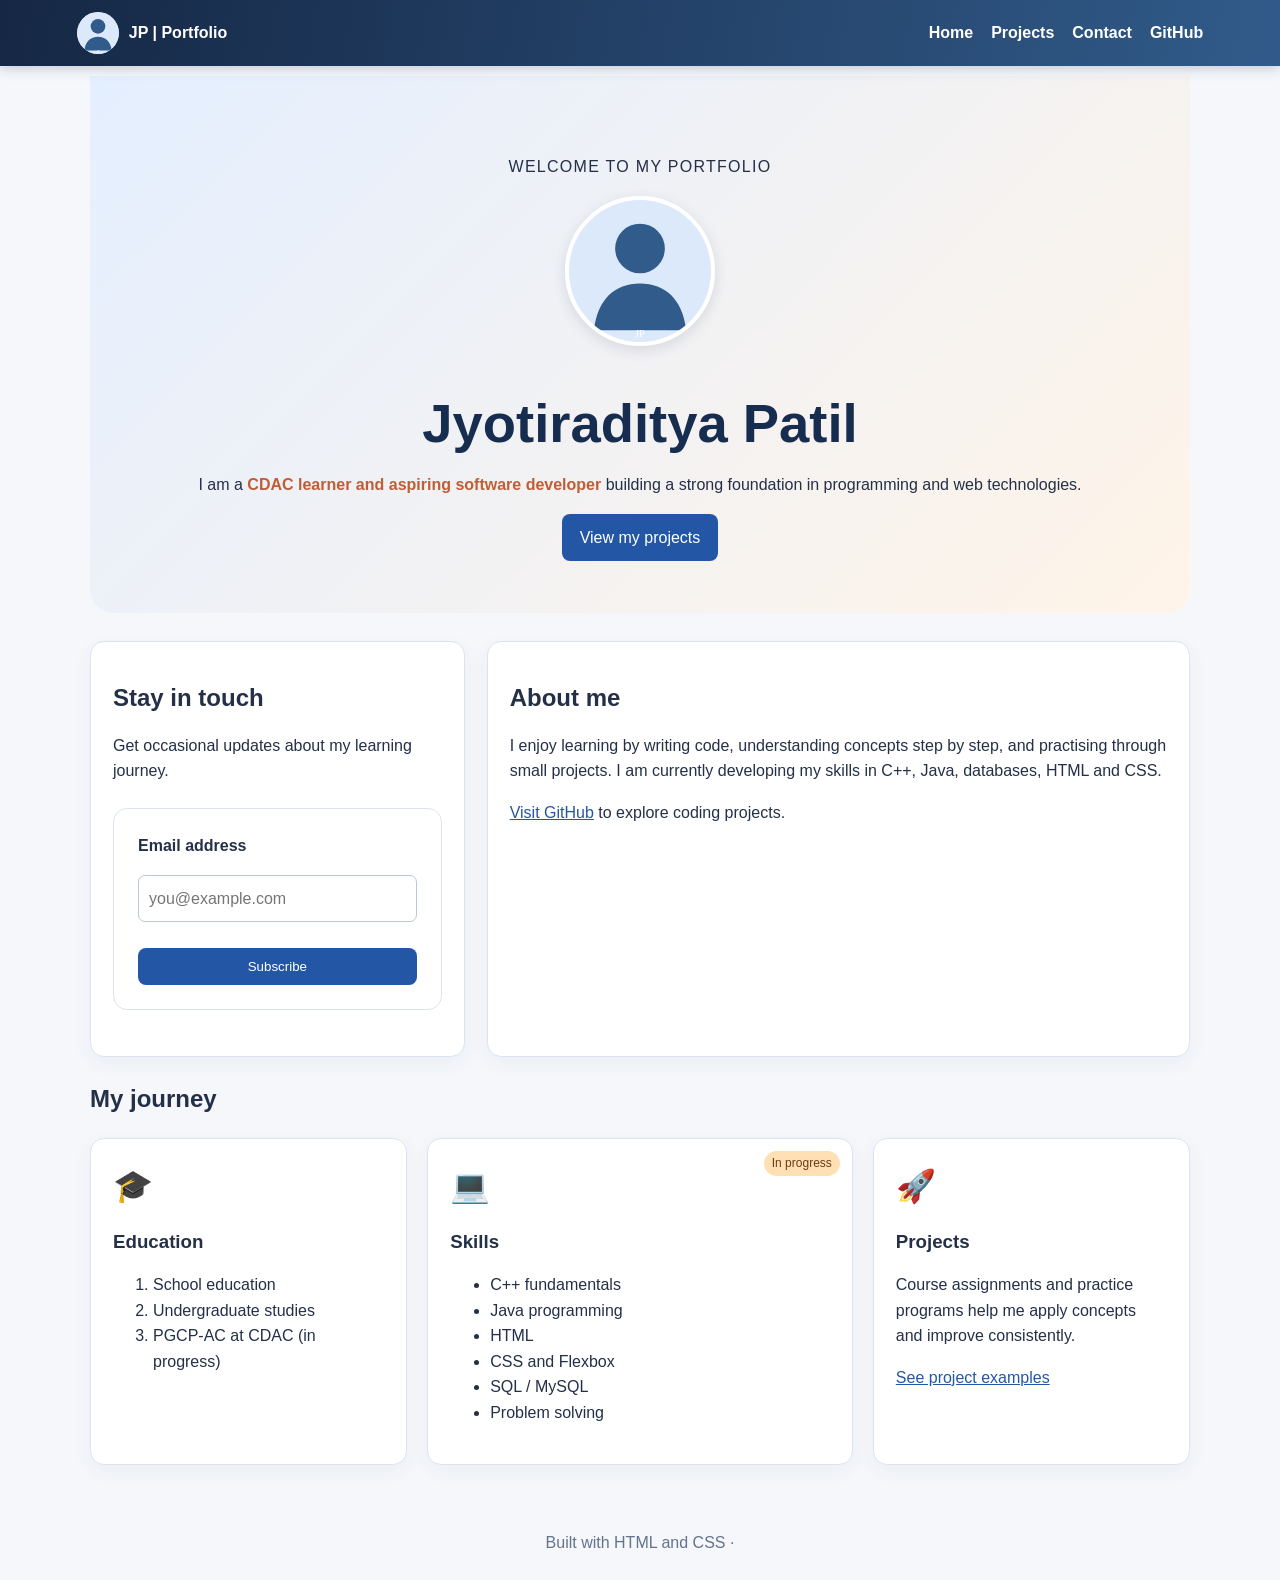
<file: Assignments/WPT/Assignment 1/portfolio/index.html>
<html>
<html lang="en">

<head>
  <meta charset="UTF-8">
  <meta name="viewport" content="width=device-width, initial-scale=1.0">
  <title>Jyotiraditya Patil | Portfolio</title>
  <link rel="stylesheet" href="style.css">
  <!-- Internal CSS is used for this page's small hero accent only. -->
  <style>
    .hero .welcome-note {
      letter-spacing: .08em;
      text-transform: uppercase;
    }
  </style>
</head>

<body>
  <header id="main-nav">
    <a class="brand" href="index.html"><img class="logo" src="images/profile.svg" alt="JP logo"><span>JP |
        Portfolio</span></a>
    <nav class="nav-links" aria-label="Main navigation">
      <a href="index.html">Home</a><a href="projects.html">Projects</a><a href="contact.html">Contact</a><a
        href="https://github.com/" target="_blank" rel="noopener">GitHub</a>
    </nav>
  </header>
  <main>
    <section class="hero">
      <p class="welcome-note">Welcome to my portfolio</p>
      <img class="profile-photo" src="images/profile.svg" width="150" height="150" alt="Illustrated JP profile avatar">
      <h1>Jyotiraditya Patil</h1>
      <p>I am a <span class="tagline">CDAC learner and aspiring software developer</span> building a strong foundation
        in programming and web technologies.</p>
      <a class="button" href="projects.html">View my projects</a>
    </section>
    <section class="middle-row">
      <div class="subscribe">
        <h2>Stay in touch</h2>
        <p>Get occasional updates about my learning journey.</p>
        <form action="#" method="get" aria-label="Subscribe form">
          <div class="field"><label for="subscribe-email">Email address</label><input id="subscribe-email" name="email"
              type="email" placeholder="you@example.com" required></div>
          <button type="submit">Subscribe</button>
        </form>
      </div>
      <div class="about-box">
        <h2>About me</h2>
        <p>I enjoy learning by writing code, understanding concepts step by step, and practising through small projects.
          I am currently developing my skills in C++, Java, databases, HTML and CSS.</p>
        <p><a href="https://github.com/" target="_blank" rel="noopener">Visit GitHub</a> to explore coding projects.</p>
      </div>
    </section>
    <section>
      <h2>My journey</h2>
      <div class="card-row">
        <article class="card"><span class="card-icon" aria-hidden="true">🎓</span>
          <h3>Education</h3>
          <ol>
            <li>School education</li>
            <li>Undergraduate studies</li>
            <li>PGCP-AC at CDAC (in progress)</li>
          </ol>
        </article>
        <article class="card featured"><span class="card-badge">In progress</span><span class="card-icon"
            aria-hidden="true">💻</span>
          <h3>Skills</h3>
          <ul id="skills-list">
            <li>C++ fundamentals</li>
            <li>Java programming</li>
            <li>HTML</li>
            <li>CSS and Flexbox</li>
            <li>SQL / MySQL</li>
            <li>Problem solving</li>
          </ul>
        </article>
        <article class="card"><span class="card-icon" aria-hidden="true">🚀</span>
          <h3>Projects</h3>
          <p>Course assignments and practice programs help me apply concepts and improve consistently.</p><a
            href="projects.html">See project examples</a>
        </article>
      </div>
    </section>
  </main>
  <footer>Built with HTML and CSS · <!-- later: dark mode button here --></footer>
</body>

</html>
</file>
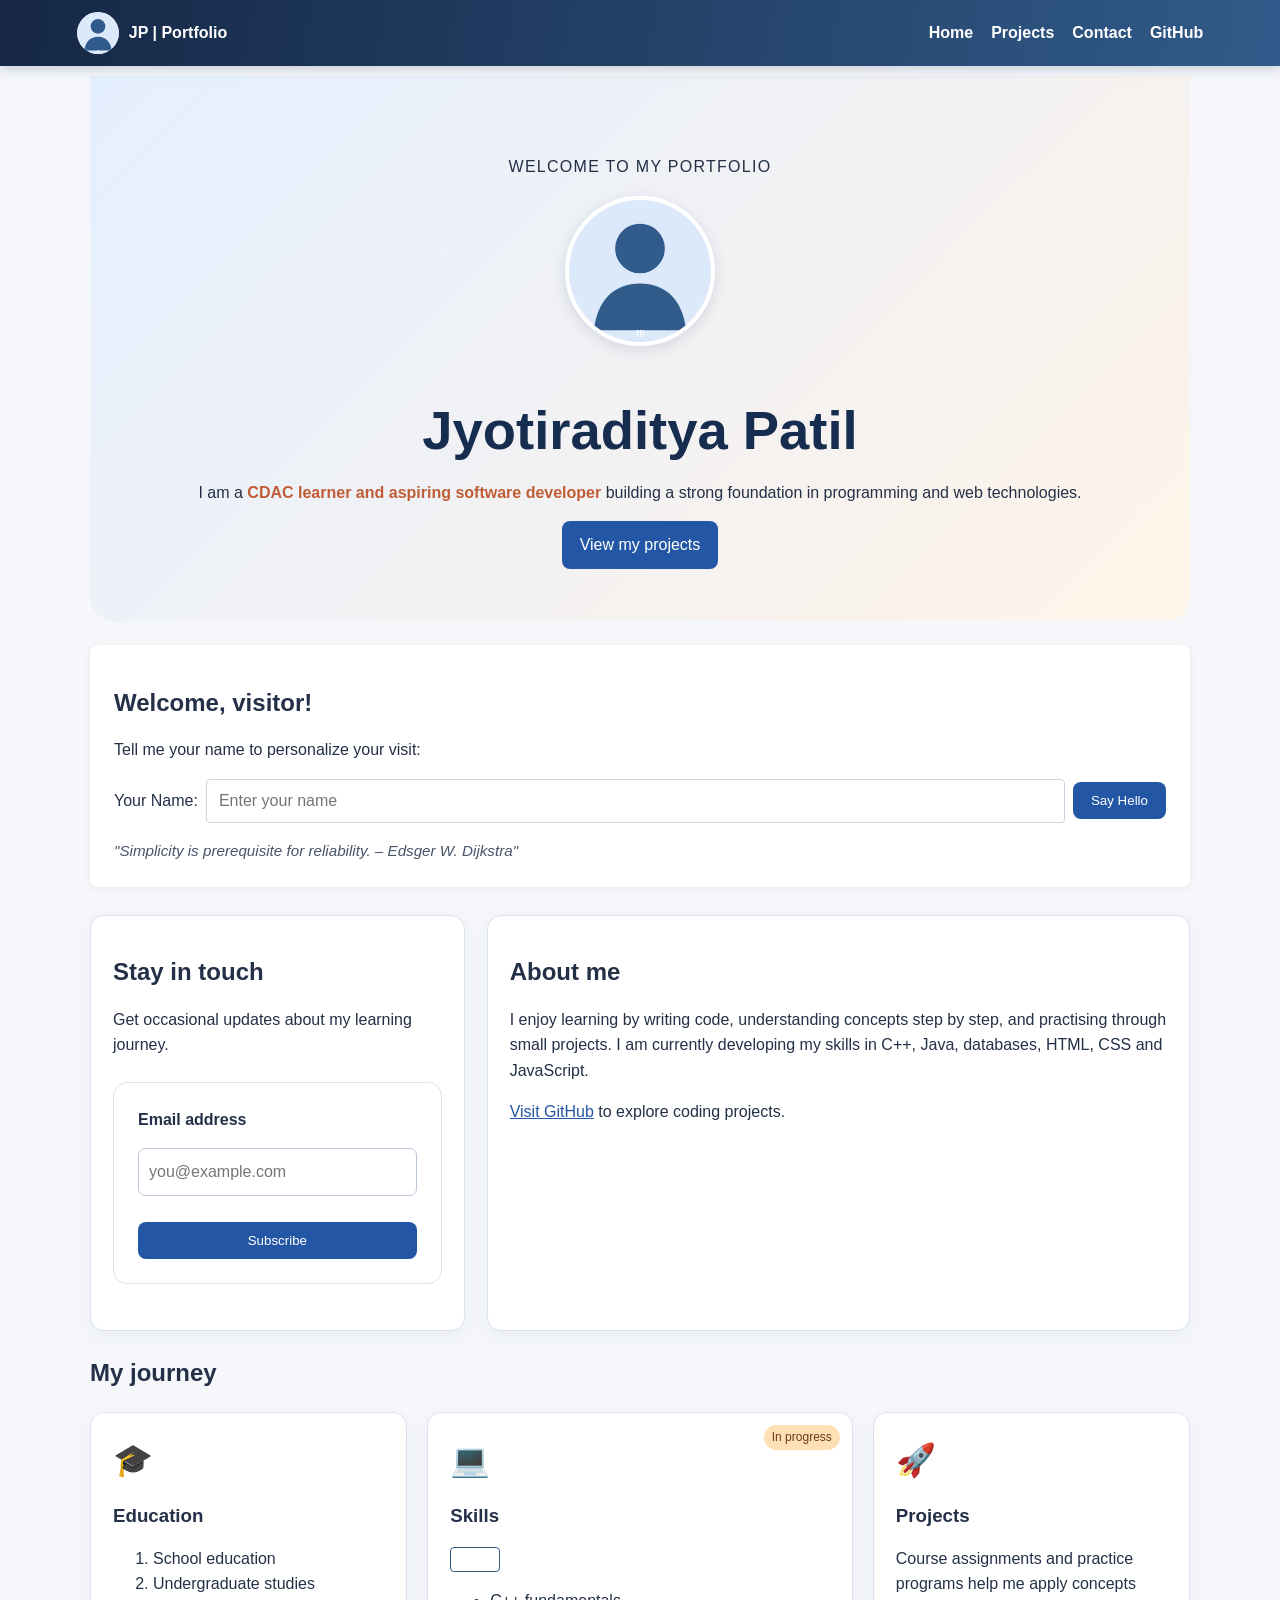
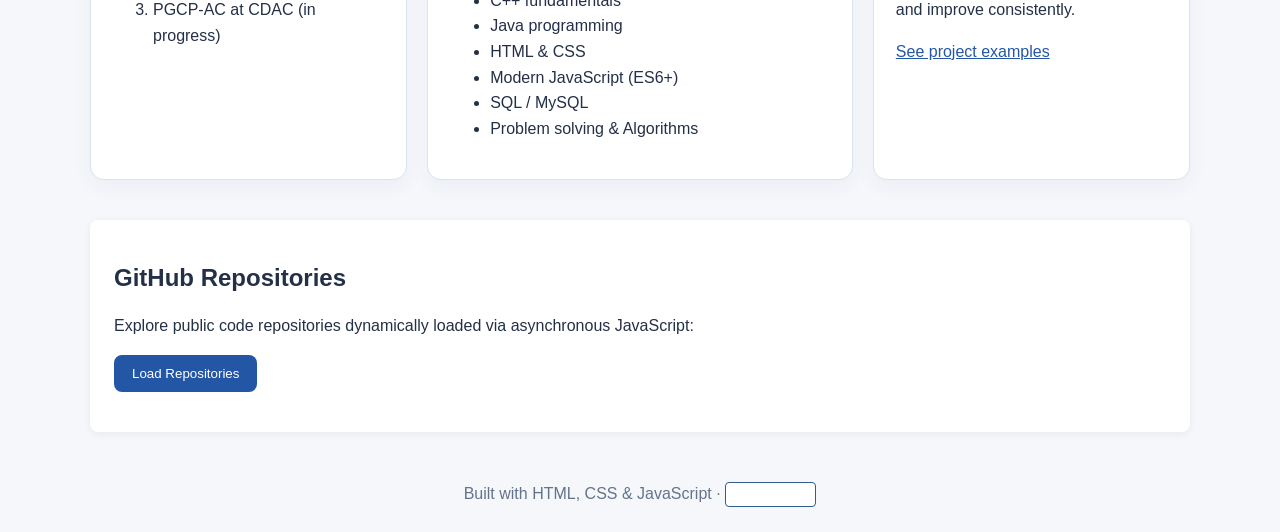
<file: Assignments/WPT/Assignment 2/portfolio/index.html>
<!DOCTYPE html>
<html lang="en">

<head>
  <meta charset="UTF-8">
  <meta name="viewport" content="width=device-width, initial-scale=1.0">
  <title>Jyotiraditya Patil | Portfolio</title>
  <link rel="stylesheet" href="style.css">
  <!-- Internal CSS is used for this page's small hero accent only. -->
  <style>
    .hero .welcome-note {
      letter-spacing: .08em;
      text-transform: uppercase;
    }
    .interactive-card {
      background: #ffffff;
      padding: 1.5rem;
      margin: 1.5rem 0;
      border-radius: 8px;
      box-shadow: 0 2px 8px rgba(0,0,0,0.06);
    }
    .welcome-row {
      display: flex;
      gap: 0.5rem;
      flex-wrap: wrap;
      align-items: center;
      margin-top: 0.5rem;
    }
    .welcome-row input {
      padding: 0.5rem 0.75rem;
      border: 1px solid #cbd5e1;
      border-radius: 4px;
      font-size: 1rem;
      flex: 1;
      min-width: 180px;
    }
  </style>
</head>

<body>
  <header id="main-nav">
    <a class="brand" href="index.html"><img class="logo" src="images/profile.svg" alt="JP logo"><span>JP |
        Portfolio</span></a>
    <nav class="nav-links" aria-label="Main navigation">
      <a href="index.html">Home</a><a href="projects.html">Projects</a><a href="contact.html">Contact</a><a
        href="https://github.com/jyotiraditya-patil" target="_blank" rel="noopener">GitHub</a>
    </nav>
  </header>
  <main>
    <section class="hero">
      <p class="welcome-note">Welcome to my portfolio</p>
      <img class="profile-photo" src="images/profile.svg" width="150" height="150" alt="Illustrated JP profile avatar">
      <h1 id="main-title">Jyotiraditya Patil</h1>
      <p>I am a <span class="tagline">CDAC learner and aspiring software developer</span> building a strong foundation
        in programming and web technologies.</p>
      <a class="button" href="projects.html">View my projects</a>
    </section>

    <!-- Welcome box section -->
    <section class="interactive-card welcome-section">
      <h2 id="welcome-heading">Welcome, visitor!</h2>
      <p>Tell me your name to personalize your visit:</p>
      <div class="welcome-row">
        <label for="visitor-name">Your Name:</label>
        <input type="text" id="visitor-name" placeholder="Enter your name">
        <button type="button" class="button" onclick="greetVisitor()">Say Hello</button>
      </div>
      <div id="quote-box" style="margin-top: 1rem; color: #475569; font-size: 0.95rem;"></div>
    </section>

    <section class="middle-row">
      <div class="subscribe">
        <h2>Stay in touch</h2>
        <p>Get occasional updates about my learning journey.</p>
        <form action="#" method="get" aria-label="Subscribe form">
          <div class="field"><label for="subscribe-email">Email address</label><input id="subscribe-email" name="email"
              type="email" placeholder="you@example.com" required></div>
          <button type="submit">Subscribe</button>
        </form>
      </div>
      <div class="about-box">
        <h2>About me</h2>
        <p>I enjoy learning by writing code, understanding concepts step by step, and practising through small projects.
          I am currently developing my skills in C++, Java, databases, HTML, CSS and JavaScript.</p>
        <p><a href="https://github.com/" target="_blank" rel="noopener">Visit GitHub</a> to explore coding projects.</p>
      </div>
    </section>

    <section>
      <h2>My journey</h2>
      <div class="card-row">
        <article class="card"><span class="card-icon" aria-hidden="true">🎓</span>
          <h3>Education</h3>
          <ol>
            <li>School education</li>
            <li>Undergraduate studies</li>
            <li>PGCP-AC at CDAC (in progress)</li>
          </ol>
        </article>
        <article class="card featured">
          <span class="card-badge">In progress</span>
          <span class="card-icon" aria-hidden="true">💻</span>
          <h3>Skills</h3>
          <div style="margin-bottom: 0.5rem;">
            <button type="button" id="toggle-skills-btn" onclick="toggleSkills()" style="padding: 4px 10px; cursor: pointer; border-radius: 4px; border: 1px solid #315b8a; background: #ffffff;">Hide</button>
          </div>
          <ul id="skills-list">
            <li>C++ fundamentals</li>
            <li>Java programming</li>
            <li>HTML & CSS</li>
            <li>Modern JavaScript (ES6+)</li>
            <li>SQL / MySQL</li>
            <li>Problem solving & Algorithms</li>
          </ul>
        </article>
        <article class="card"><span class="card-icon" aria-hidden="true">🚀</span>
          <h3>Projects</h3>
          <p>Course assignments and practice programs help me apply concepts and improve consistently.</p>
          <a href="projects.html">See project examples</a>
        </article>
      </div>
    </section>

    <!-- GitHub Repositories section -->
    <section class="interactive-card">
      <h2>GitHub Repositories</h2>
      <p>Explore public code repositories dynamically loaded via asynchronous JavaScript:</p>
      <button type="button" class="button" id="load-repos-btn" onclick="fetchGitHubRepos()">Load Repositories</button>
      <p id="repo-status" style="margin: 0.5rem 0; font-weight: 500;"></p>
      <p id="repo-error" style="color: red; margin: 0.5rem 0; font-weight: bold;"></p>
      <ul id="repo-list" style="margin-top: 0.5rem; padding-left: 1.5rem;"></ul>
    </section>
  </main>

  <footer>
    <span>Built with HTML, CSS & JavaScript</span> · 
    <button type="button" id="theme-btn" onclick="toggleTheme()" style="padding: 4px 12px; cursor: pointer; border-radius: 4px; border: 1px solid #315b8a; background: #ffffff;">Dark mode</button>
  </footer>

  <script src="js/home.js"></script>
</body>

</html>
</file>
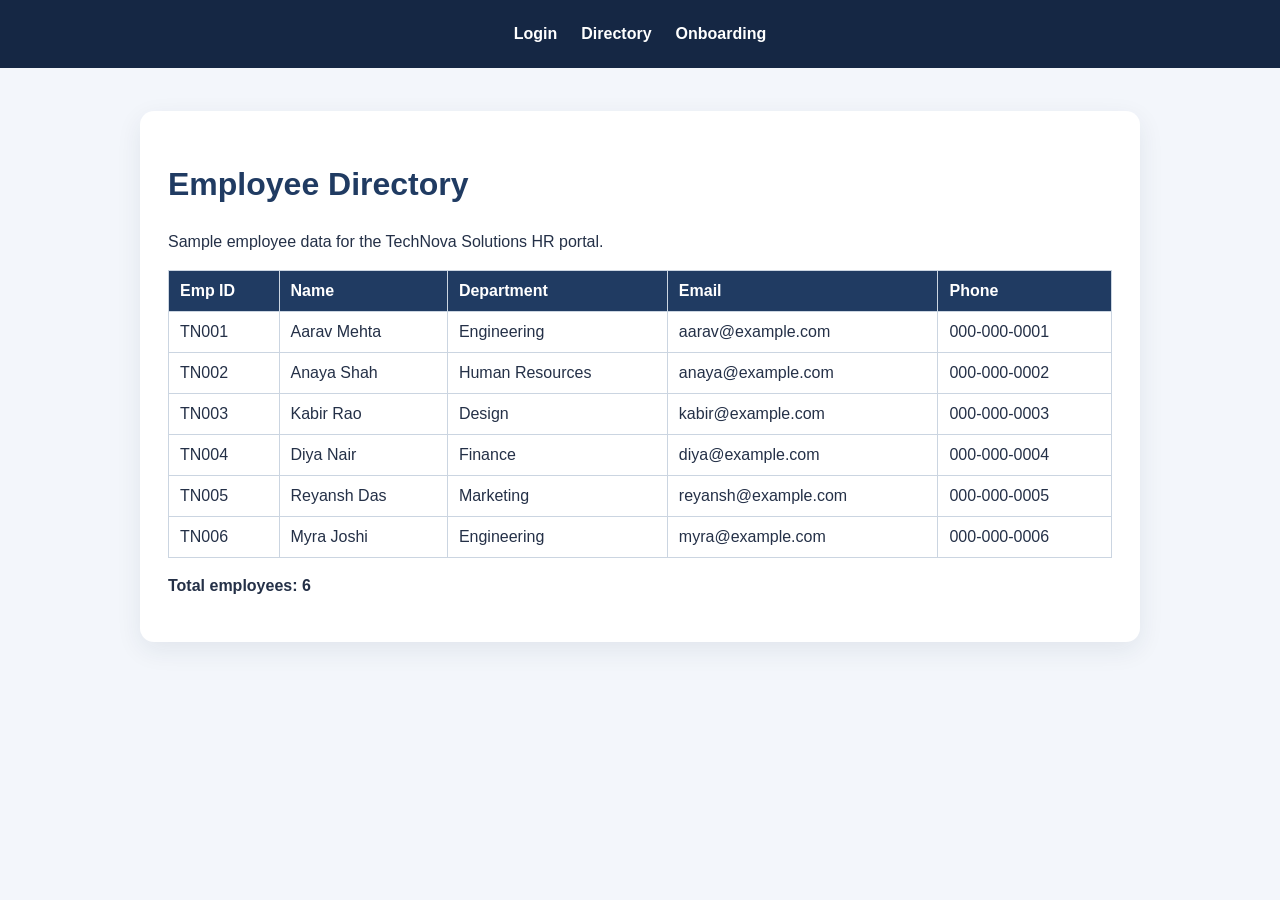
<file: Assignments/WPT/Assignment 1/hr-portal/directory.html>
<html>
<html lang="en">

<head>
    <meta charset="UTF-8">
    <meta name="viewport" content="width=device-width, initial-scale=1.0">
    <title>Employee Directory | TechNova</title>
    <link rel="stylesheet" href="style.css">
</head>

<body>
    <nav><a href="login.html">Login</a><a href="directory.html">Directory</a><a href="onboarding.html">Onboarding</a>
    </nav>
    <main class="panel">
        <h1>Employee Directory</h1>
        <p>Sample employee data for the TechNova Solutions HR portal.</p>
        <table>
            <thead>
                <tr>
                    <th>Emp ID</th>
                    <th>Name</th>
                    <th>Department</th>
                    <th>Email</th>
                    <th>Phone</th>
                </tr>
            </thead>
            <tbody>
                <tr>
                    <td>TN001</td>
                    <td>Aarav Mehta</td>
                    <td>Engineering</td>
                    <td>aarav@example.com</td>
                    <td>000-000-0001</td>
                </tr>
                <tr>
                    <td>TN002</td>
                    <td>Anaya Shah</td>
                    <td>Human Resources</td>
                    <td>anaya@example.com</td>
                    <td>000-000-0002</td>
                </tr>
                <tr>
                    <td>TN003</td>
                    <td>Kabir Rao</td>
                    <td>Design</td>
                    <td>kabir@example.com</td>
                    <td>000-000-0003</td>
                </tr>
                <tr>
                    <td>TN004</td>
                    <td>Diya Nair</td>
                    <td>Finance</td>
                    <td>diya@example.com</td>
                    <td>000-000-0004</td>
                </tr>
                <tr>
                    <td>TN005</td>
                    <td>Reyansh Das</td>
                    <td>Marketing</td>
                    <td>reyansh@example.com</td>
                    <td>000-000-0005</td>
                </tr>
                <tr>
                    <td>TN006</td>
                    <td>Myra Joshi</td>
                    <td>Engineering</td>
                    <td>myra@example.com</td>
                    <td>000-000-0006</td>
                </tr>
            </tbody>
        </table>
        <p><strong>Total employees: 6</strong></p>
    </main>
</body>

</html>
</file>
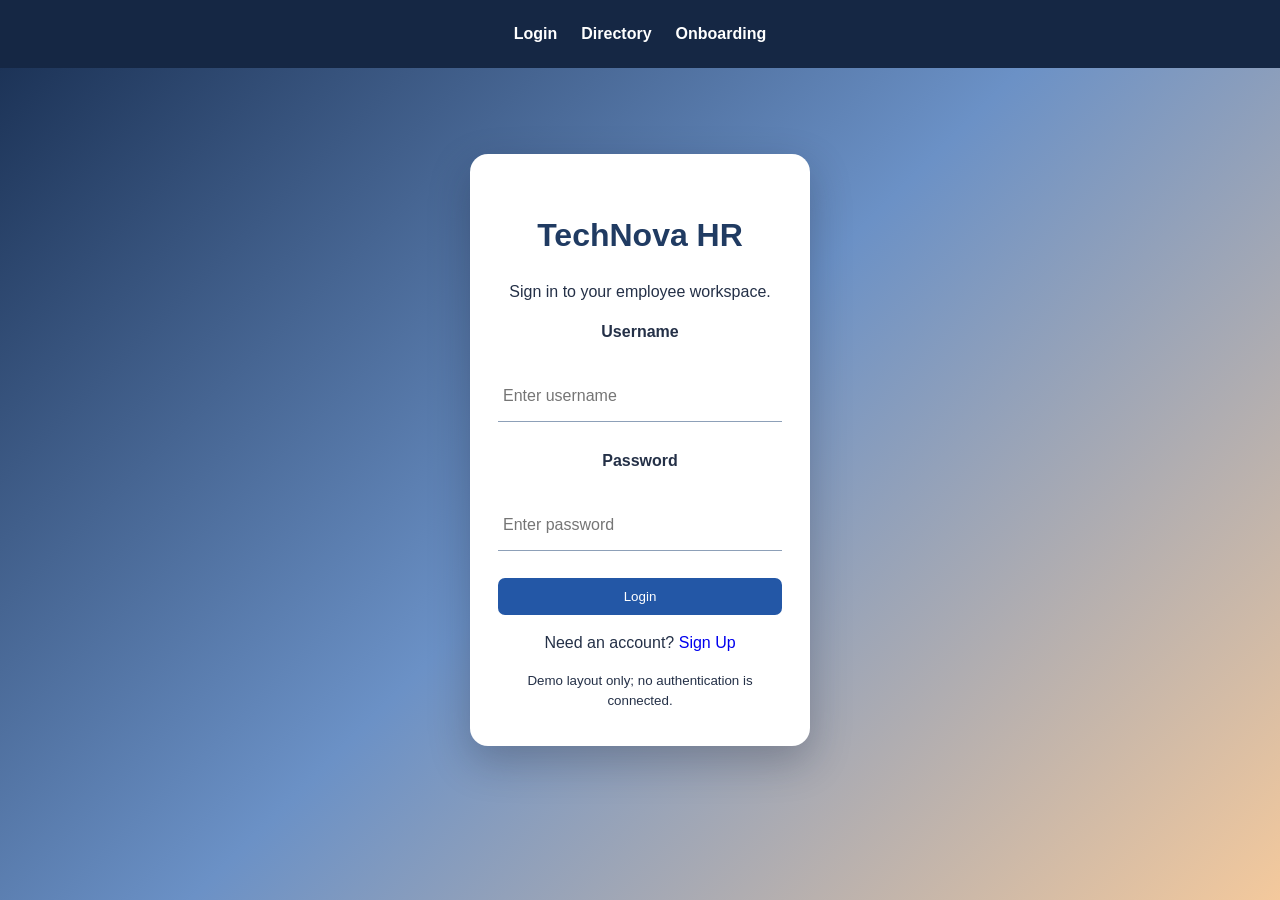
<file: Assignments/WPT/Assignment 1/hr-portal/login.html>
<html>
<html lang="en">

<head>
    <meta charset="UTF-8">
    <meta name="viewport" content="width=device-width, initial-scale=1.0">
    <title>TechNova HR | Login</title>
    <link rel="stylesheet" href="style.css">
</head>

<body class="login-page">
    <nav><a href="login.html">Login</a><a href="directory.html">Directory</a><a href="onboarding.html">Onboarding</a>
    </nav>
    <div class="login-card">
        <h1>TechNova HR</h1>
        <p>Sign in to your employee workspace.</p>
        <form action="#" method="post"><label for="username">Username</label><input class="login-input" id="username"
                name="username" type="text" placeholder="Enter username" required><label
                for="password">Password</label><input class="login-input" id="password" name="password" type="password"
                placeholder="Enter password" required><button id="login-button" type="submit">Login</button></form>
        <p>Need an account? <a class="signup" href="onboarding.html">Sign Up</a></p><small>Demo layout only; no
            authentication is connected.</small>
    </div>
</body>

</html>
</file>
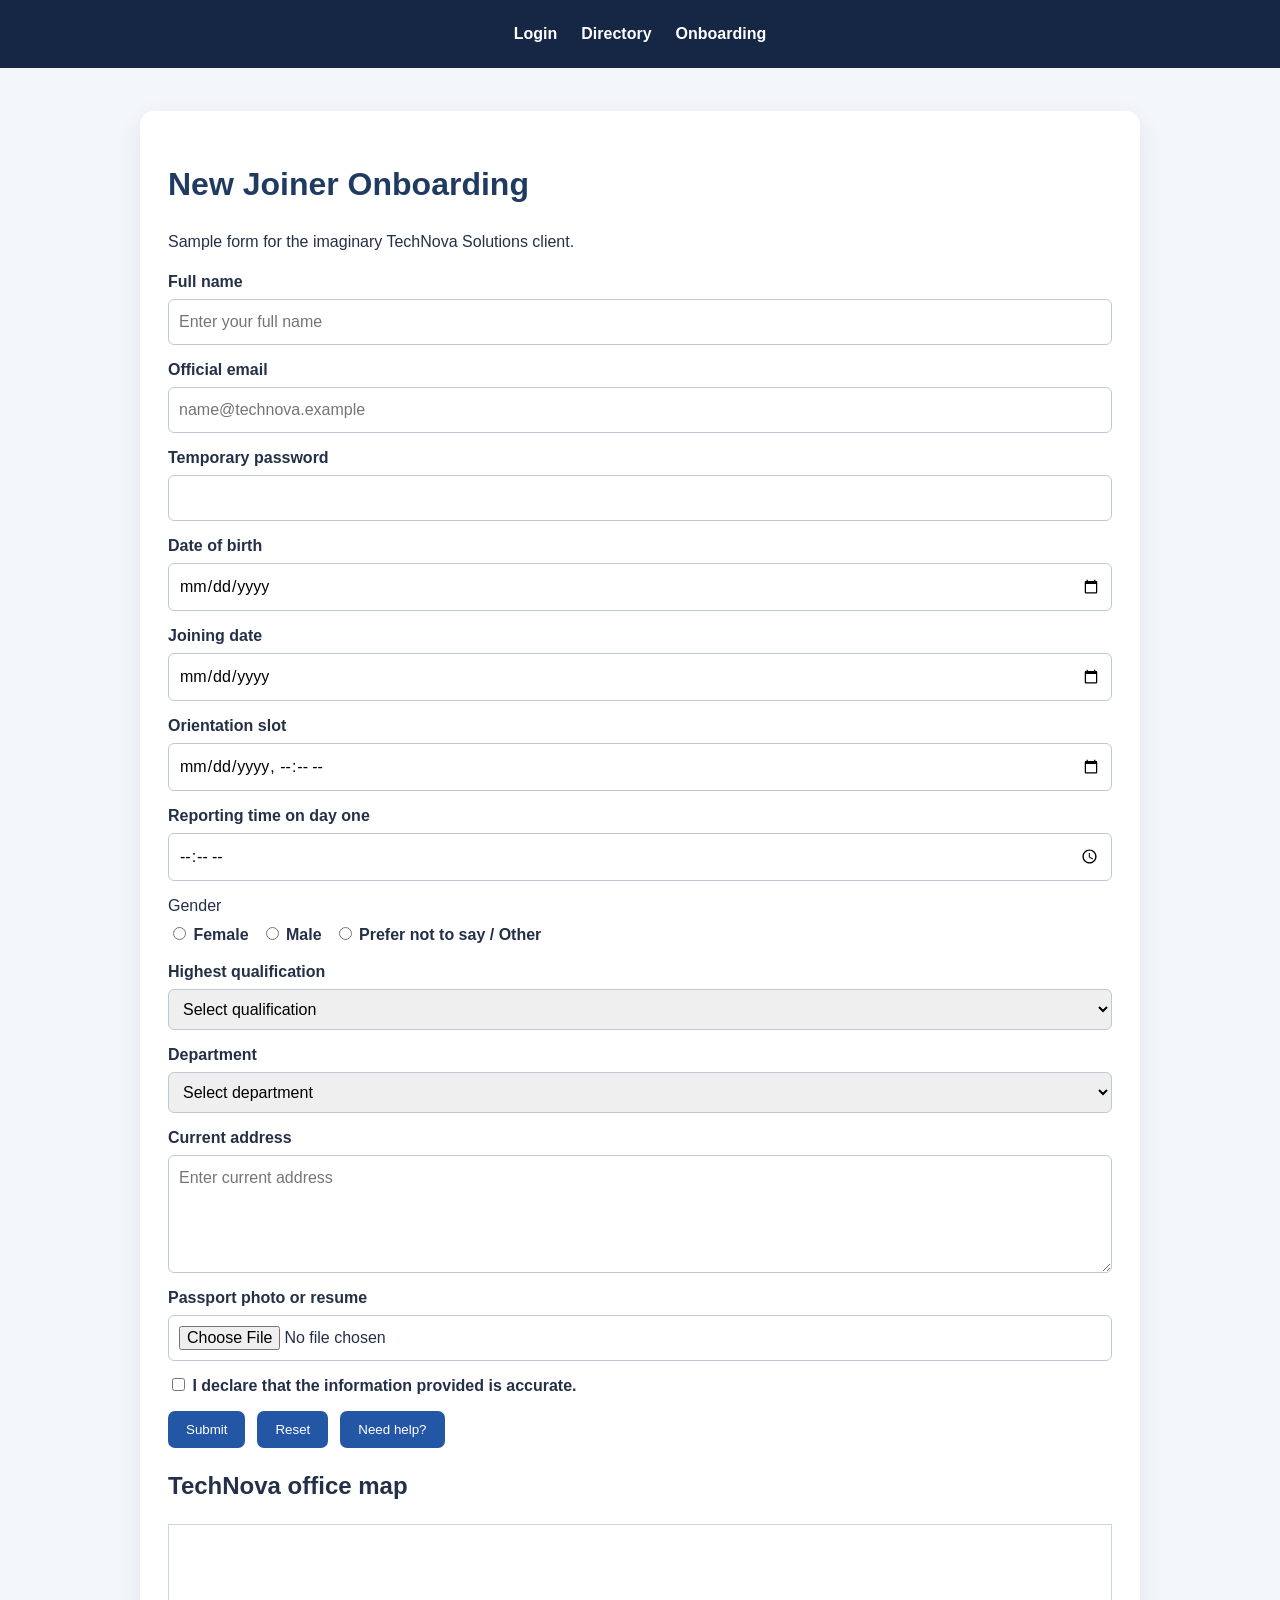
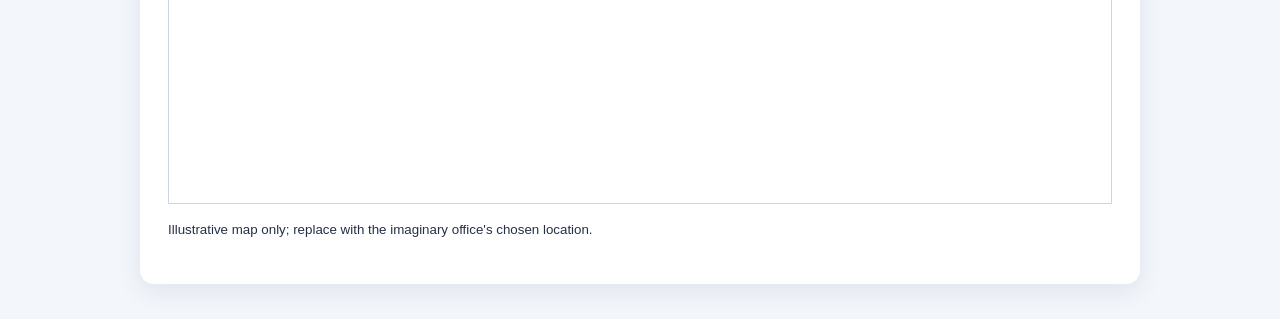
<file: Assignments/WPT/Assignment 1/hr-portal/onboarding.html>
<html>
<html lang="en">

<head>
    <meta charset="UTF-8">
    <meta name="viewport" content="width=device-width, initial-scale=1.0">
    <title>New Joiner Onboarding | TechNova</title>
    <link rel="stylesheet" href="style.css">
</head>

<body>
    <nav><a href="login.html">Login</a><a href="directory.html">Directory</a><a href="onboarding.html">Onboarding</a>
    </nav>
    <main class="panel">
        <h1>New Joiner Onboarding</h1>
        <p>Sample form for the imaginary TechNova Solutions client.</p>
        <form action="https://example.com/onboarding" method="post" enctype="multipart/form-data">
            <div class="field"><label for="full-name">Full name</label><input id="full-name" name="fullName" type="text"
                    placeholder="Enter your full name" required></div>
            <div class="field"><label for="official-email">Official email</label><input id="official-email"
                    name="officialEmail" type="email" placeholder="name@technova.example" required></div>
            <div class="field"><label for="temporary-password">Temporary password</label><input id="temporary-password"
                    name="temporaryPassword" type="password" required></div>
            <div class="field"><label for="dob">Date of birth</label><input id="dob" name="dob" type="date" required>
            </div>
            <div class="field"><label for="joining-date">Joining date</label><input id="joining-date" name="joiningDate"
                    type="date" required></div>
            <div class="field"><label for="orientation">Orientation slot</label><input id="orientation"
                    name="orientation" type="datetime-local" required></div>
            <div class="field"><label for="reporting-time">Reporting time on day one</label><input id="reporting-time"
                    name="reportingTime" type="time" required></div>
            <div class="field"><span>Gender</span>
                <div class="options"><label><input id="gender-female" name="gender" type="radio" value="female">
                        Female</label><label><input id="gender-male" name="gender" type="radio" value="male">
                        Male</label><label><input id="gender-other" name="gender" type="radio" value="other"> Prefer not
                        to say / Other</label></div>
            </div>
            <div class="field"><label for="qualification">Highest qualification</label><select id="qualification"
                    name="qualification" required>
                    <option value="">Select qualification</option>
                    <option value="school">School</option>
                    <option value="diploma">Diploma</option>
                    <option value="bachelor">Bachelor's degree</option>
                    <option value="master">Master's degree</option>
                    <option value="other">Other</option>
                </select></div>
            <div class="field"><label for="department">Department</label><select id="department" name="department"
                    required>
                    <option value="">Select department</option>
                    <option value="engineering">Engineering</option>
                    <option value="hr">Human Resources</option>
                    <option value="design">Design</option>
                    <option value="finance">Finance</option>
                    <option value="marketing">Marketing</option>
                </select></div>
            <div class="field"><label for="address">Current address</label><textarea id="address" name="address"
                    rows="4" placeholder="Enter current address" required></textarea></div>
            <div class="field"><label for="resume">Passport photo or resume</label><input id="resume" name="resume"
                    type="file" accept=".pdf,.doc,.docx,.jpg,.jpeg,.png" required></div>
            <div class="field"><label><input id="declaration" name="declaration" type="checkbox" required> I declare
                    that the information provided is accurate.</label></div>
            <div class="options"><button type="submit">Submit</button><button
                    type="reset">Reset</button><!-- This plain button is intentionally inactive until JavaScript or a help page is added. --><button
                    type="button">Need help?</button></div>
        </form>
        <h2>TechNova office map</h2><iframe title="Example office map"
            src="https://www.openstreetmap.org/export/embed.html?bbox=72.82%2C18.96%2C72.84%2C18.98&amp;layer=mapnik"
            width="100%" height="280" style="border:1px solid #cbd5e1" loading="lazy"></iframe>
        <p><small>Illustrative map only; replace with the imaginary office's chosen location.</small></p>
    </main>
</body>

</html>
</file>
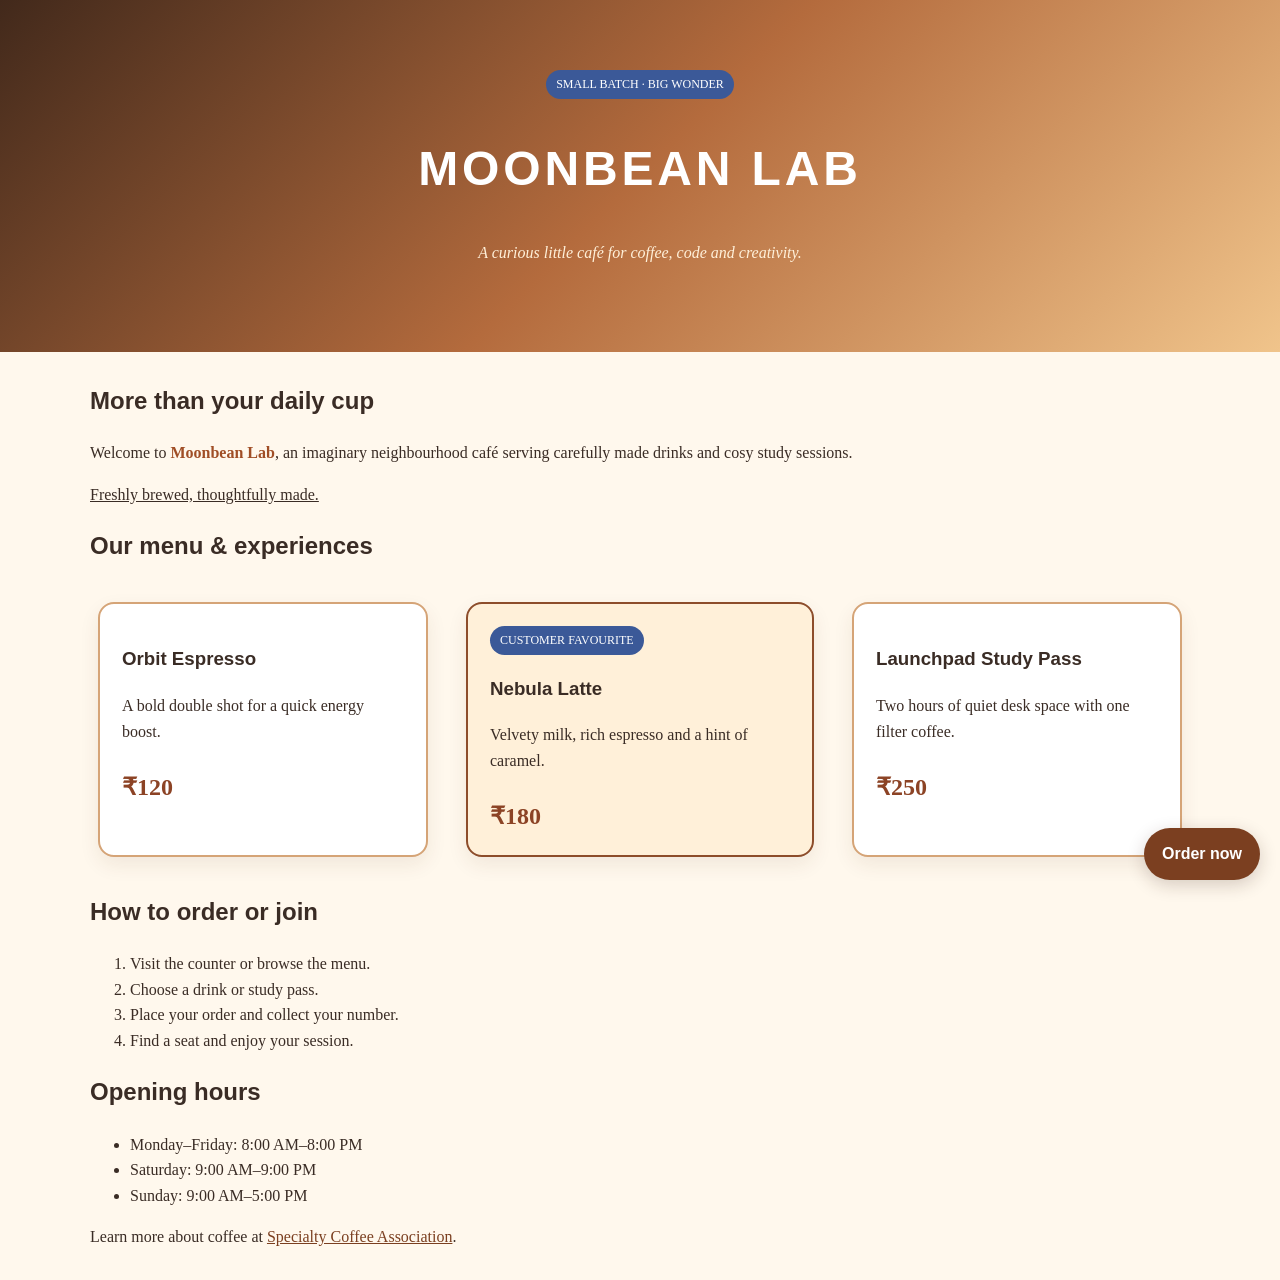
<file: Assignments/WPT/Assignment 1/landing-page/landing.html>
<html>
<html lang="en">

<head>
  <meta charset="UTF-8">
  <meta name="viewport" content="width=device-width, initial-scale=1.0">
  <title>Moonbean Lab | A Curious Little Café</title>
  <link rel="stylesheet" href="landing.css">
  <!-- Internal CSS gives this one page a small decorative subtitle treatment. -->
  <style>
    .subtitle {
      font-style: italic;
      color: #fff0d9;
    }
  </style>
</head>

<body>
  <header id="banner">
    <span class="pill">Small batch · Big wonder</span>
    <h1>Moonbean Lab</h1>
    <p class="subtitle">A curious little café for coffee, code and creativity.</p>
  </header>
  <main>
    <section>
      <h2>More than your daily cup</h2>
      <p>Welcome to <span class="highlight">Moonbean Lab</span>, an imaginary neighbourhood café serving carefully made
        drinks and cosy study sessions.</p>
      <p style="text-decoration: underline;">Freshly brewed, thoughtfully made.
        <!-- Inline style demonstrates a one-element override. -->
      </p>
    </section>
    <section>
      <h2>Our menu & experiences</h2>
      <div class="cards">
        <article class="card">
          <h3>Orbit Espresso</h3>
          <p>A bold double shot for a quick energy boost.</p>
          <p class="price">₹120</p>
        </article>
        <article class="card featured"><span class="pill">Customer favourite</span>
          <h3>Nebula Latte</h3>
          <p>Velvety milk, rich espresso and a hint of caramel.</p>
          <p class="price">₹180</p>
        </article>
        <article class="card">
          <h3>Launchpad Study Pass</h3>
          <p>Two hours of quiet desk space with one filter coffee.</p>
          <p class="price">₹250</p>
        </article>
      </div>
    </section>
    <section>
      <h2>How to order or join</h2>
      <ol>
        <li>Visit the counter or browse the menu.</li>
        <li>Choose a drink or study pass.</li>
        <li>Place your order and collect your number.</li>
        <li>Find a seat and enjoy your session.</li>
      </ol>
    </section>
    <section>
      <h2>Opening hours</h2>
      <ul>
        <li>Monday–Friday: 8:00 AM–8:00 PM</li>
        <li>Saturday: 9:00 AM–9:00 PM</li>
        <li>Sunday: 9:00 AM–5:00 PM</li>
      </ul>
    </section>
    <p>Learn more about coffee at <a href="https://sca.coffee/" target="_blank" rel="noopener">Specialty Coffee
        Association</a>.</p>
  </main>
  <a class="button" href="mailto:hello@moonbean.example">Order now</a>
</body>

</html>
</file>
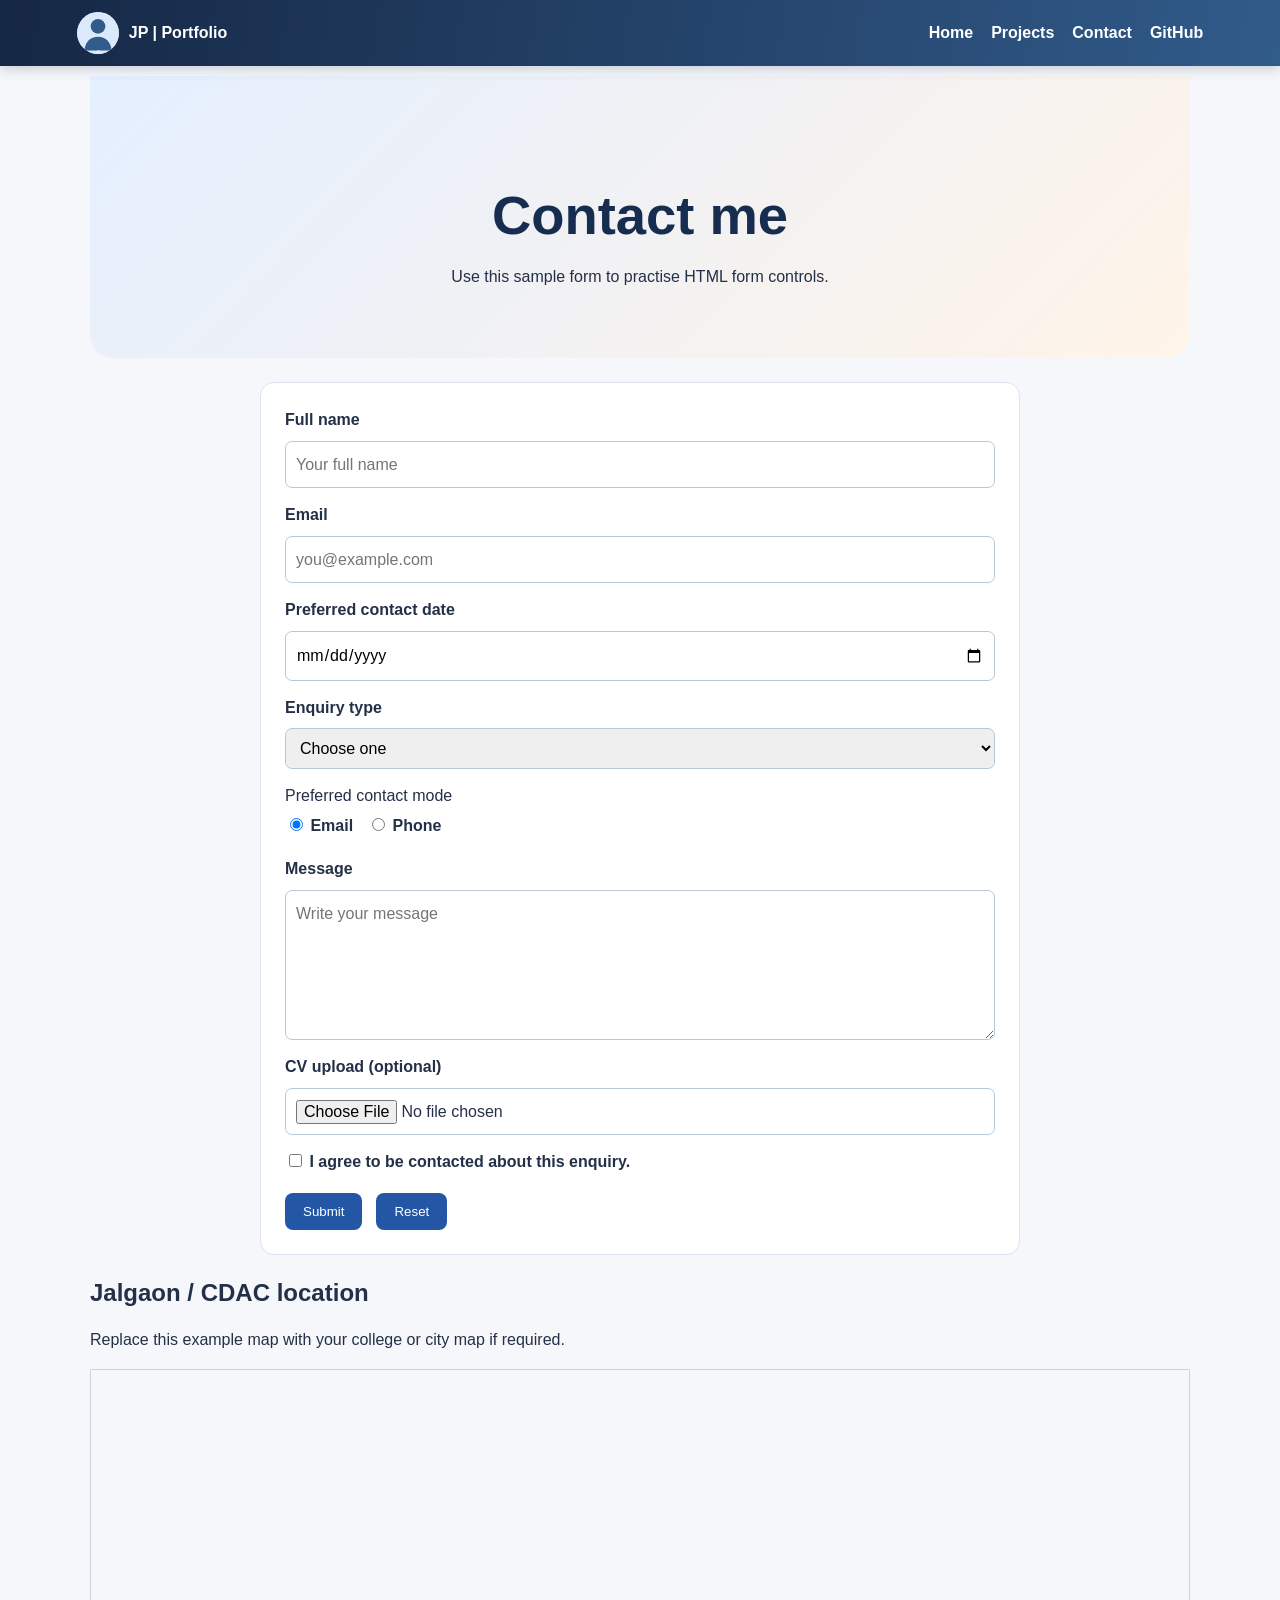
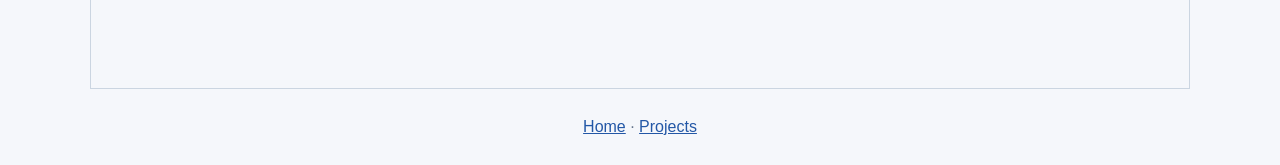
<file: Assignments/WPT/Assignment 1/portfolio/contact.html>
<html>
<html lang="en">

<head>
  <meta charset="UTF-8">
  <meta name="viewport" content="width=device-width, initial-scale=1.0">
  <title>Contact | Jyotiraditya Patil</title>
  <link rel="stylesheet" href="style.css">
</head>

<body>
  <header id="main-nav">
    <a class="brand" href="index.html"><img class="logo" src="images/profile.svg" alt="JP logo"><span>JP |
        Portfolio</span></a>
    <nav class="nav-links" aria-label="Main navigation">
      <a href="index.html">Home</a><a href="projects.html">Projects</a><a href="contact.html">Contact</a><a
        href="https://github.com/" target="_blank" rel="noopener">GitHub</a>
    </nav>
  </header>
  <main class="page-wrap">
    <section class="hero">
      <h1>Contact me</h1>
      <p>Use this sample form to practise HTML form controls.</p>
    </section>
    <form id="contact-form" action="https://example.com/contact" method="post" enctype="multipart/form-data">
      <div class="field"><label for="name">Full name</label><input id="name" name="name" type="text"
          placeholder="Your full name" required></div>
      <div class="field"><label for="email">Email</label><input id="email" name="email" type="email"
          placeholder="you@example.com" required></div>
      <div class="field"><label for="contact-date">Preferred contact date</label><input id="contact-date"
          name="contactDate" type="date"></div>
      <div class="field"><label for="enquiry">Enquiry type</label><select id="enquiry" name="enquiry">
          <option value="">Choose one</option>
          <option value="project">Project</option>
          <option value="learning">Learning</option>
          <option value="other">Other</option>
        </select></div>
      <div class="field"><span>Preferred contact mode</span>
        <div class="inline-options"><label><input type="radio" id="mode-email" name="contactMode" value="email" checked>
            Email</label><label><input type="radio" id="mode-phone" name="contactMode" value="phone"> Phone</label>
        </div>
      </div>
      <div class="field"><label for="message">Message</label><textarea id="message" name="message" rows="5"
          placeholder="Write your message"></textarea></div>
      <div class="field"><label for="cv">CV upload (optional)</label><input id="cv" name="cv" type="file"
          accept=".pdf,.doc,.docx"></div>
      <div class="field"><label><input id="consent" name="consent" type="checkbox" required> I agree to be contacted
          about this enquiry.</label></div>
      <div class="inline-options"><button type="submit">Submit</button><button type="reset">Reset</button></div>
    </form>
    <h2>Jalgaon / CDAC location</h2>
    <p>Replace this example map with your college or city map if required.</p><iframe title="Map of Jalgaon"
      src="https://www.openstreetmap.org/export/embed.html?bbox=75.52%2C20.98%2C75.60%2C21.03&amp;layer=mapnik"
      width="100%" height="320" style="border:1px solid #cbd5e1" loading="lazy"></iframe>
  </main>
  <footer><a href="index.html">Home</a> · <a href="projects.html">Projects</a></footer>
</body>

</html>
</file>
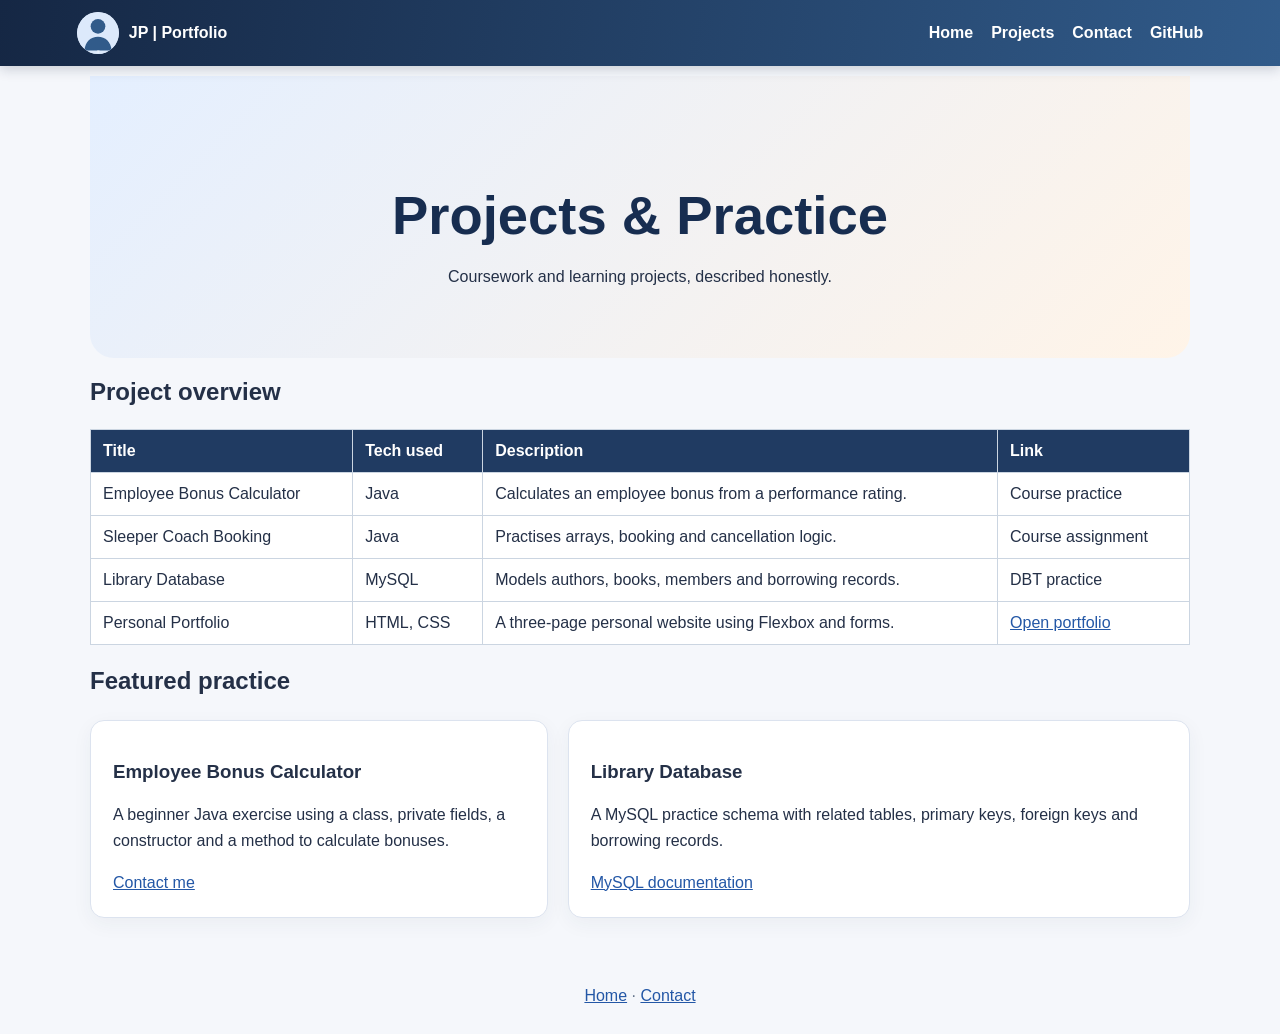
<file: Assignments/WPT/Assignment 1/portfolio/projects.html>
<html>
<html lang="en">

<head>
  <meta charset="UTF-8">
  <meta name="viewport" content="width=device-width, initial-scale=1.0">
  <title>Projects | Jyotiraditya Patil</title>
  <link rel="stylesheet" href="style.css">
</head>

<body>
  <header id="main-nav">
    <a class="brand" href="index.html"><img class="logo" src="images/profile.svg" alt="JP logo"><span>JP |
        Portfolio</span></a>
    <nav class="nav-links" aria-label="Main navigation">
      <a href="index.html">Home</a><a href="projects.html">Projects</a><a href="contact.html">Contact</a><a
        href="https://github.com/" target="_blank" rel="noopener">GitHub</a>
    </nav>
  </header>
  <main class="page-wrap">
    <section class="hero">
      <h1>Projects & Practice</h1>
      <p>Coursework and learning projects, described honestly.</p>
    </section>
    <h2>Project overview</h2>
    <table id="project-table">
      <thead>
        <tr>
          <th>Title</th>
          <th>Tech used</th>
          <th>Description</th>
          <th>Link</th>
        </tr>
      </thead>
      <tbody>
        <tr>
          <td>Employee Bonus Calculator</td>
          <td>Java</td>
          <td>Calculates an employee bonus from a performance rating.</td>
          <td>Course practice</td>
        </tr>
        <tr>
          <td>Sleeper Coach Booking</td>
          <td>Java</td>
          <td>Practises arrays, booking and cancellation logic.</td>
          <td>Course assignment</td>
        </tr>
        <tr>
          <td>Library Database</td>
          <td>MySQL</td>
          <td>Models authors, books, members and borrowing records.</td>
          <td>DBT practice</td>
        </tr>
        <tr>
          <td>Personal Portfolio</td>
          <td>HTML, CSS</td>
          <td>A three-page personal website using Flexbox and forms.</td>
          <td><a href="index.html">Open portfolio</a></td>
        </tr>
      </tbody>
    </table>
    <h2>Featured practice</h2>
    <div class="project-cards">
      <div class="project-card card">
        <h3>Employee Bonus Calculator</h3>
        <p>A beginner Java exercise using a class, private fields, a constructor and a method to calculate bonuses.</p>
        <a href="contact.html">Contact me</a>
      </div>
      <div class="project-card card featured">
        <h3>Library Database</h3>
        <p>A MySQL practice schema with related tables, primary keys, foreign keys and borrowing records.</p><a
          href="https://dev.mysql.com/doc/" target="_blank" rel="noopener">MySQL documentation</a>
      </div>
    </div>
  </main>
  <footer><a href="index.html">Home</a> · <a href="contact.html">Contact</a></footer>
</body>

</html>
</file>
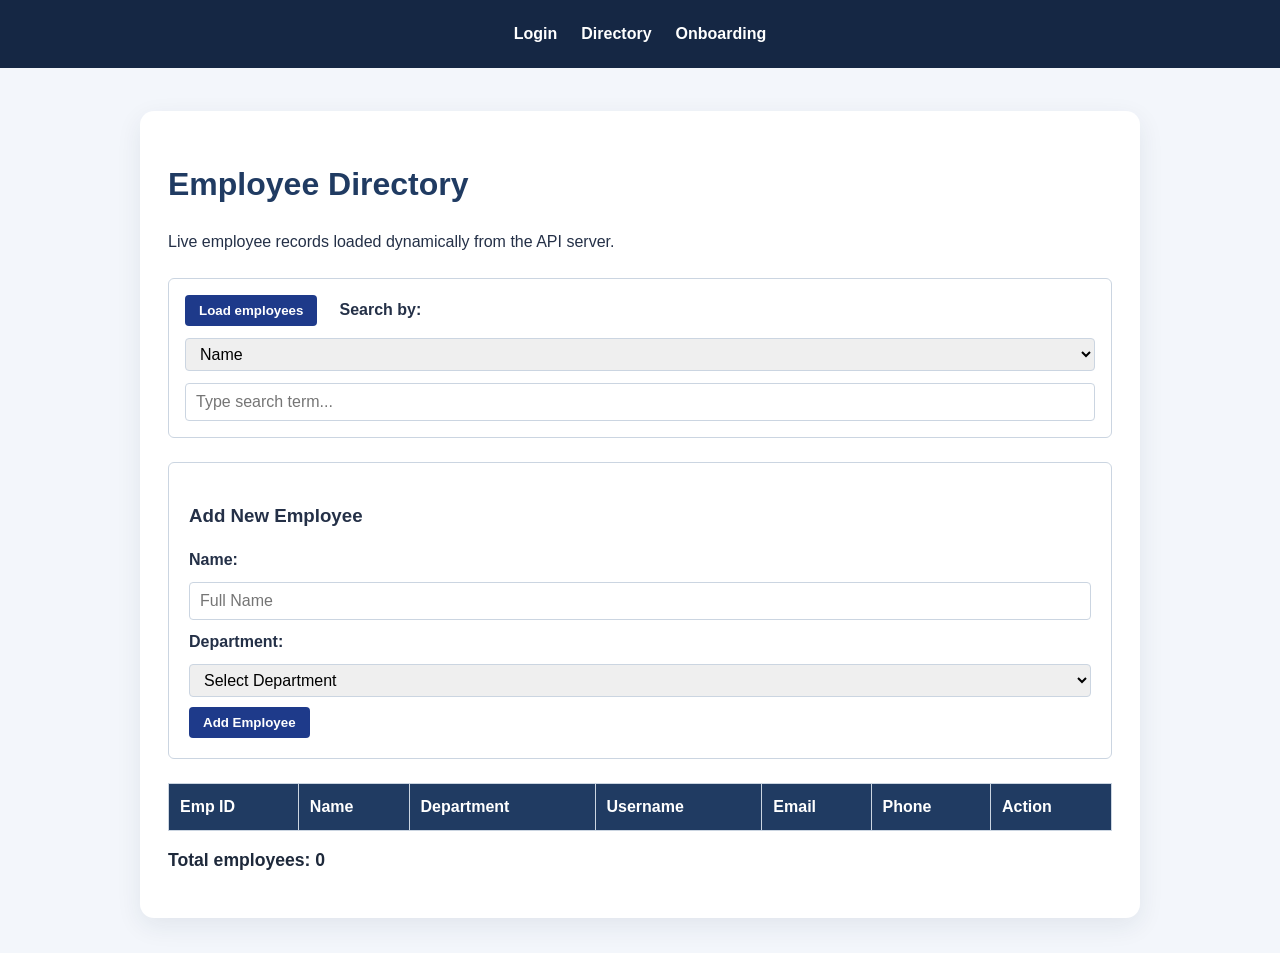
<file: Assignments/WPT/Assignment 2/hr-portal/directory.html>
<!DOCTYPE html>
<html lang="en">

<head>
    <meta charset="UTF-8">
    <meta name="viewport" content="width=device-width, initial-scale=1.0">
    <title>Employee Directory | TechNova</title>
    <link rel="stylesheet" href="style.css">
    <style>
        .directory-controls {
            display: flex;
            gap: 12px;
            align-items: center;
            flex-wrap: wrap;
            margin: 1.5rem 0 1rem;
            padding: 1rem;
            background: #ffffff;
            border-radius: 6px;
            border: 1px solid #cbd5e1;
        }
        .directory-controls input, .directory-controls select {
            padding: 6px 10px;
            border: 1px solid #cbd5e1;
            border-radius: 4px;
        }
        .action-button {
            padding: 8px 14px;
            background: #1e3a8a;
            color: #ffffff;
            border: none;
            border-radius: 4px;
            cursor: pointer;
            font-weight: 600;
        }
        .action-button:hover {
            background: #172554;
        }
        .remove-button {
            background: #ef4444;
            color: white;
            border: none;
            padding: 4px 10px;
            border-radius: 4px;
            cursor: pointer;
        }
        .remove-button:hover {
            background: #dc2626;
        }
        .add-form-card {
            background: #ffffff;
            padding: 1.25rem;
            margin: 1.5rem 0;
            border-radius: 6px;
            border: 1px solid #cbd5e1;
        }
        .add-form-card form {
            display: flex;
            gap: 10px;
            flex-wrap: wrap;
            align-items: center;
        }
        .add-form-card input, .add-form-card select {
            padding: 6px 10px;
            border: 1px solid #cbd5e1;
            border-radius: 4px;
        }
        #directory-error {
            color: #dc2626;
            font-weight: bold;
            margin: 0.5rem 0;
        }
        #directory-status {
            color: #2563eb;
            font-weight: 500;
            margin: 0.5rem 0;
        }
        #total-count {
            font-size: 1.1rem;
            font-weight: bold;
            color: #1e293b;
            margin: 1rem 0;
        }
    </style>
</head>

<body>
    <nav>
        <a href="login.html">Login</a>
        <a href="directory.html">Directory</a>
        <a href="onboarding.html">Onboarding</a>
    </nav>
    <main class="panel">
        <h1>Employee Directory</h1>
        <p>Live employee records loaded dynamically from the API server.</p>

        <!-- Server data loader and search controls -->
        <div class="directory-controls">
            <button type="button" id="load-btn" class="action-button" onclick="loadEmployees()">Load employees</button>

            <label for="search-field" style="margin-left: 10px; font-weight: 600;">Search by:</label>
            <select id="search-field" onchange="searchEmployees()">
                <option value="name">Name</option>
                <option value="email">Email</option>
                <option value="username">Username</option>
            </select>

            <input type="text" id="search-text" placeholder="Type search term..." onkeyup="searchEmployees()">
        </div>

        <div id="directory-status"></div>
        <div id="directory-error"></div>

        <!-- Add Employee Form -->
        <section class="add-form-card">
            <h3>Add New Employee</h3>
            <form onsubmit="return handleAddEmployee(event)">
                <label for="new-emp-name">Name:</label>
                <input type="text" id="new-emp-name" placeholder="Full Name" required>

                <label for="new-emp-dept">Department:</label>
                <select id="new-emp-dept" required>
                    <option value="">Select Department</option>
                    <option value="Engineering">Engineering</option>
                    <option value="Human Resources">Human Resources</option>
                    <option value="Design">Design</option>
                    <option value="Finance">Finance</option>
                    <option value="Marketing">Marketing</option>
                </select>

                <button type="submit" class="action-button">Add Employee</button>
            </form>
        </section>

        <!-- Employee Directory Table -->
        <table id="employee-table">
            <thead>
                <tr>
                    <th>Emp ID</th>
                    <th>Name</th>
                    <th>Department</th>
                    <th>Username</th>
                    <th>Email</th>
                    <th>Phone</th>
                    <th>Action</th>
                </tr>
            </thead>
            <tbody>
                <!-- Built dynamically with loop and createElement -->
            </tbody>
        </table>

        <!-- Live Total Employees Display -->
        <p id="total-count">Total employees: 0</p>
    </main>

    <script src="js/directory.js"></script>
</body>

</html>
</file>
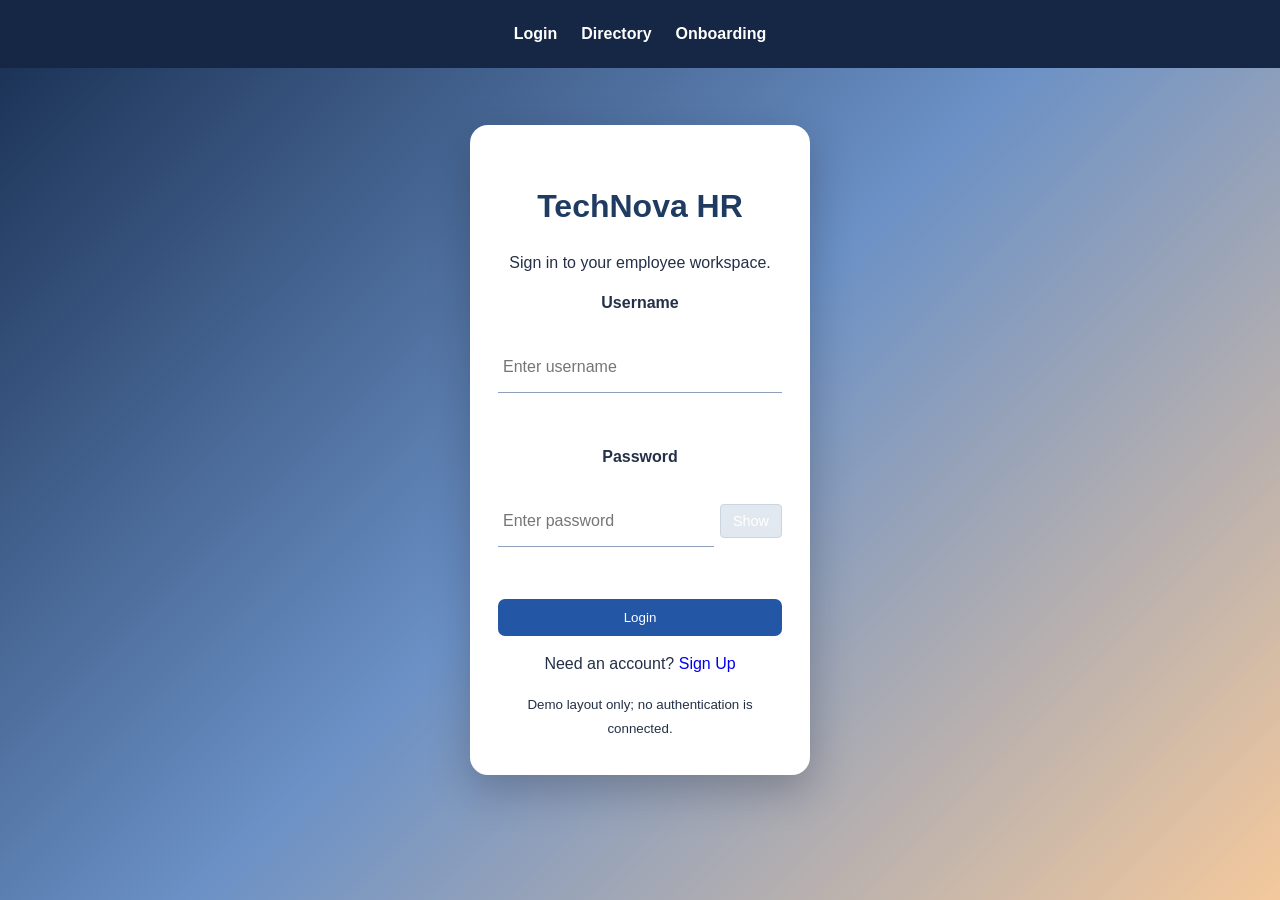
<file: Assignments/WPT/Assignment 2/hr-portal/login.html>
<!DOCTYPE html>
<html lang="en">

<head>
    <meta charset="UTF-8">
    <meta name="viewport" content="width=device-width, initial-scale=1.0">
    <title>TechNova HR | Login</title>
    <link rel="stylesheet" href="style.css">
    <style>
        .error-span {
            color: #dc2626;
            font-size: 0.85rem;
            display: block;
            margin: 4px 0 8px;
            font-weight: 500;
        }
        .password-row {
            display: flex;
            gap: 6px;
            align-items: center;
        }
        .password-row input {
            flex: 1;
        }
        .toggle-btn {
            padding: 8px 12px;
            background: #e2e8f0;
            border: 1px solid #cbd5e1;
            border-radius: 4px;
            cursor: pointer;
            font-size: 0.9rem;
        }
        #login-success {
            display: none;
            padding: 10px;
            margin-bottom: 12px;
            background: #ecfdf5;
            color: #065f46;
            border: 1px solid #10b981;
            border-radius: 4px;
            font-size: 0.95rem;
        }
    </style>
</head>

<body class="login-page">
    <nav>
        <a href="login.html">Login</a>
        <a href="directory.html">Directory</a>
        <a href="onboarding.html">Onboarding</a>
    </nav>
    <div class="login-card">
        <h1>TechNova HR</h1>
        <p>Sign in to your employee workspace.</p>

        <div id="login-success" role="alert"></div>

        <form action="#" method="post" onsubmit="return validate()">
            <label for="username">Username</label>
            <input class="login-input" id="username" name="username" type="text" placeholder="Enter username" onkeyup="validateUsername()">
            <span class="error-span" id="username-error"></span>

            <label for="password">Password</label>
            <div class="password-row">
                <input class="login-input" id="password" name="password" type="password" placeholder="Enter password" onkeyup="validatePassword()">
                <button type="button" id="toggle-password-btn" class="toggle-btn" onclick="togglePasswordVisibility()">Show</button>
            </div>
            <span class="error-span" id="password-error"></span>

            <button id="login-button" type="submit">Login</button>
        </form>
        <p>Need an account? <a class="signup" href="onboarding.html">Sign Up</a></p>
        <small>Demo layout only; no authentication is connected.</small>
    </div>

    <script src="js/login.js"></script>
</body>

</html>
</file>
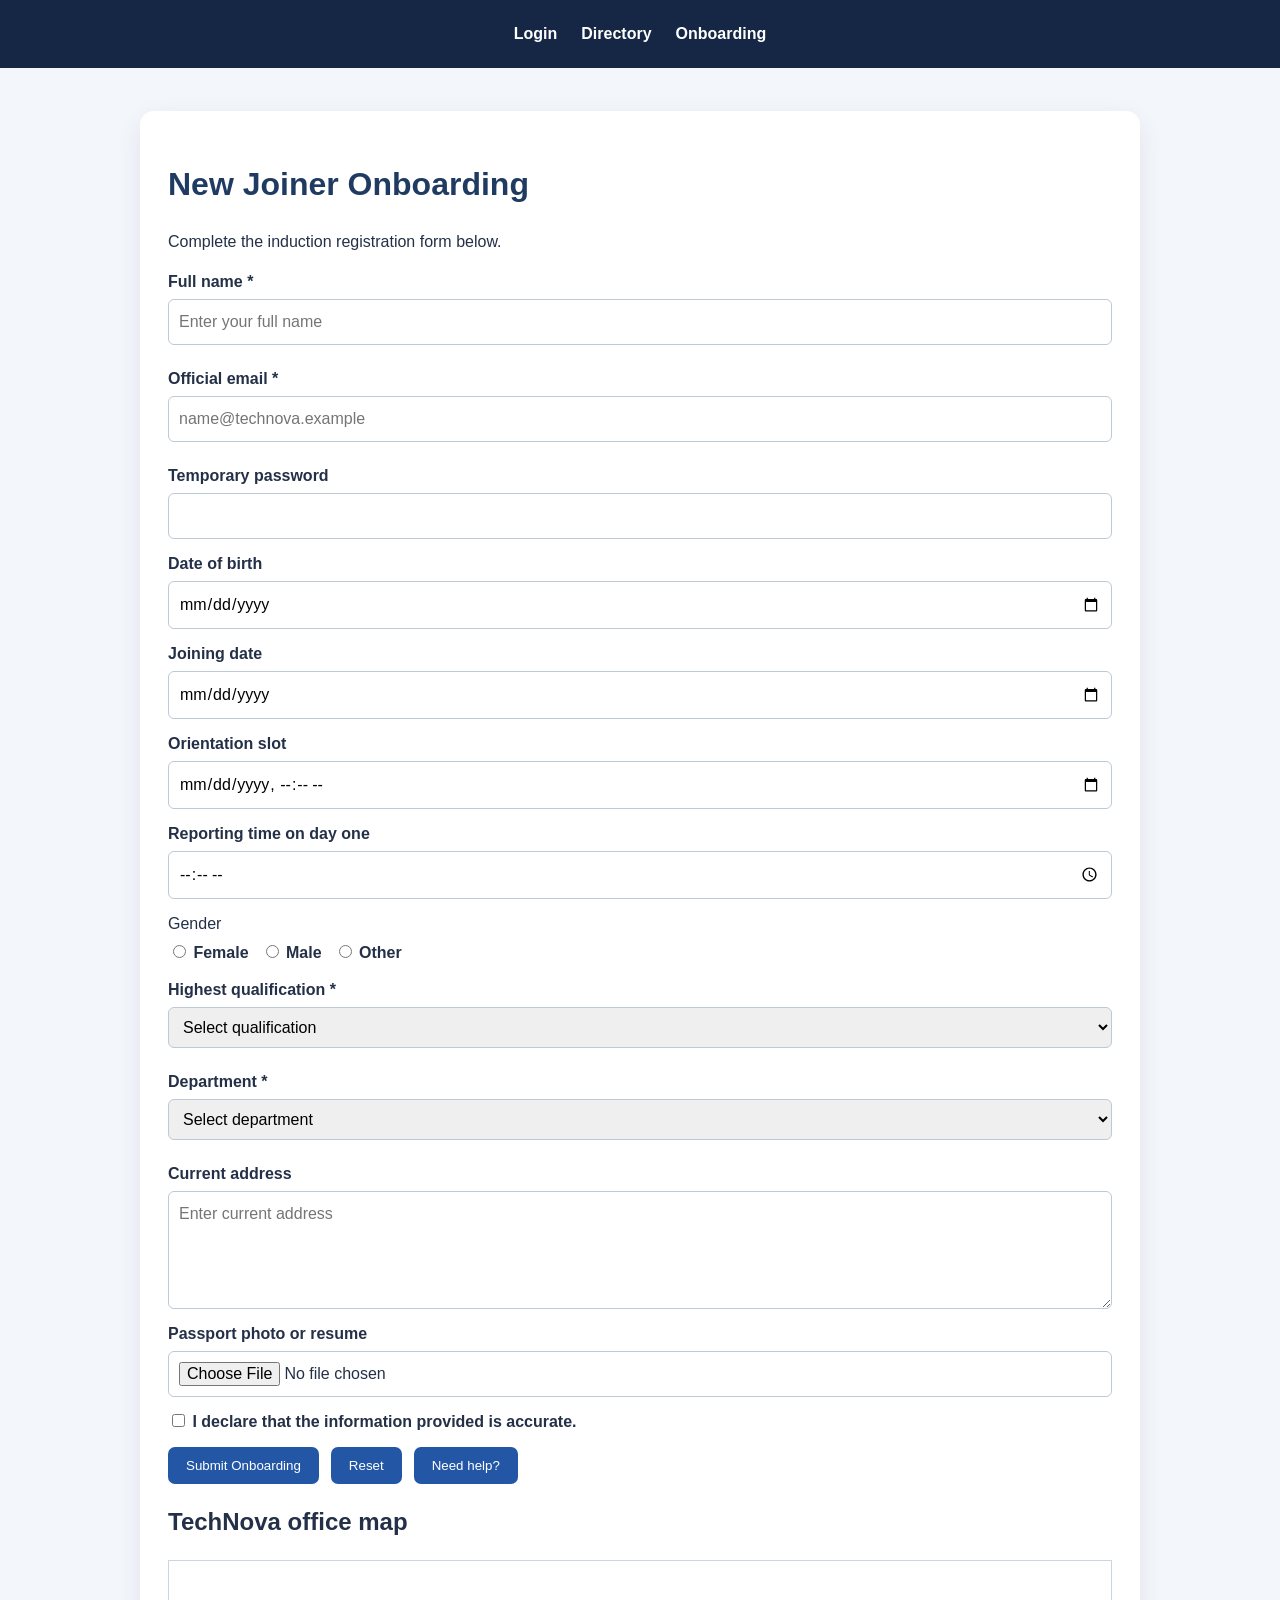
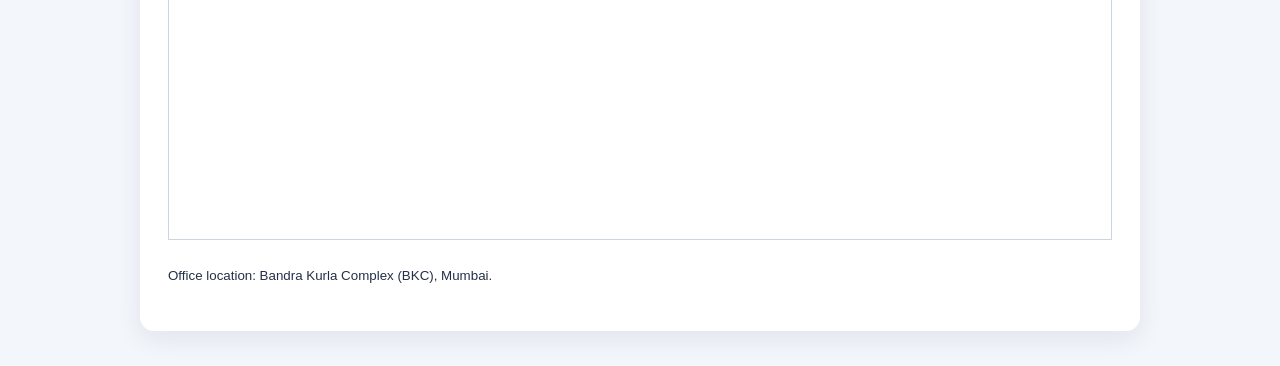
<file: Assignments/WPT/Assignment 2/hr-portal/onboarding.html>
<!DOCTYPE html>
<html lang="en">

<head>
    <meta charset="UTF-8">
    <meta name="viewport" content="width=device-width, initial-scale=1.0">
    <title>New Joiner Onboarding | TechNova</title>
    <link rel="stylesheet" href="style.css">
    <style>
        .error-span {
            color: #dc2626;
            font-size: 0.85rem;
            display: block;
            margin-top: 4px;
            font-weight: 500;
        }
        #onboarding-status {
            display: none;
            padding: 12px 16px;
            margin: 1rem 0;
            border: 1px solid #93c5fd;
            border-radius: 6px;
            background: #eff6ff;
            color: #1e40af;
            font-weight: 600;
            font-size: 1rem;
        }
        #onboarding-error {
            display: none;
            padding: 12px 16px;
            margin: 1rem 0;
            border: 1px solid #f87171;
            border-radius: 6px;
            background: #fef2f2;
            color: #991b1b;
            font-weight: 600;
        }
    </style>
</head>

<body>
    <nav>
        <a href="login.html">Login</a>
        <a href="directory.html">Directory</a>
        <a href="onboarding.html">Onboarding</a>
    </nav>
    <main class="panel">
        <h1>New Joiner Onboarding</h1>
        <p>Complete the induction registration form below.</p>

        <!-- Dynamic asynchronous progress indicators -->
        <div id="onboarding-status" role="status"></div>
        <div id="onboarding-error" role="alert"></div>

        <form id="onboarding-form" action="#" method="post" onsubmit="return handleOnboardingSubmit(event)">
            <div class="field">
                <label for="full-name">Full name *</label>
                <input id="full-name" name="fullName" type="text" placeholder="Enter your full name" onkeyup="validateFullName()">
                <span class="error-span" id="name-error"></span>
            </div>

            <div class="field">
                <label for="official-email">Official email *</label>
                <input id="official-email" name="officialEmail" type="email" placeholder="name@technova.example" onkeyup="validateOfficialEmail()">
                <span class="error-span" id="email-error"></span>
            </div>

            <div class="field">
                <label for="temporary-password">Temporary password</label>
                <input id="temporary-password" name="temporaryPassword" type="password">
            </div>

            <div class="field">
                <label for="dob">Date of birth</label>
                <input id="dob" name="dob" type="date">
            </div>

            <div class="field">
                <label for="joining-date">Joining date</label>
                <input id="joining-date" name="joiningDate" type="date">
            </div>

            <div class="field">
                <label for="orientation">Orientation slot</label>
                <input id="orientation" name="orientation" type="datetime-local">
            </div>

            <div class="field">
                <label for="reporting-time">Reporting time on day one</label>
                <input id="reporting-time" name="reportingTime" type="time">
            </div>

            <div class="field">
                <span>Gender</span>
                <div class="options">
                    <label><input id="gender-female" name="gender" type="radio" value="female"> Female</label>
                    <label><input id="gender-male" name="gender" type="radio" value="male"> Male</label>
                    <label><input id="gender-other" name="gender" type="radio" value="other"> Other</label>
                </div>
            </div>

            <div class="field">
                <label for="qualification">Highest qualification *</label>
                <select id="qualification" name="qualification" onchange="validateQualification()">
                    <option value="">Select qualification</option>
                    <option value="school">School</option>
                    <option value="diploma">Diploma</option>
                    <option value="bachelor">Bachelor's degree</option>
                    <option value="master">Master's degree</option>
                    <option value="other">Other</option>
                </select>
                <span class="error-span" id="qual-error"></span>
            </div>

            <div class="field">
                <label for="department">Department *</label>
                <select id="department" name="department" onchange="validateDepartment()">
                    <option value="">Select department</option>
                    <option value="engineering">Engineering</option>
                    <option value="hr">Human Resources</option>
                    <option value="design">Design</option>
                    <option value="finance">Finance</option>
                    <option value="marketing">Marketing</option>
                </select>
                <span class="error-span" id="dept-error"></span>
            </div>

            <div class="field">
                <label for="address">Current address</label>
                <textarea id="address" name="address" rows="4" placeholder="Enter current address"></textarea>
            </div>

            <div class="field">
                <label for="resume">Passport photo or resume</label>
                <input id="resume" name="resume" type="file" accept=".pdf,.doc,.docx,.jpg,.jpeg,.png">
            </div>

            <div class="field">
                <label><input id="declaration" name="declaration" type="checkbox"> I declare that the information provided is accurate.</label>
            </div>

            <div class="options">
                <button type="submit" id="onboarding-submit-btn">Submit Onboarding</button>
                <button type="reset">Reset</button>
                <button type="button">Need help?</button>
            </div>
        </form>

        <h2>TechNova office map</h2>
        <iframe title="Example office map"
            src="https://www.openstreetmap.org/export/embed.html?bbox=72.82%2C18.96%2C72.84%2C18.98&amp;layer=mapnik"
            width="100%" height="280" style="border:1px solid #cbd5e1" loading="lazy"></iframe>
        <p><small>Office location: Bandra Kurla Complex (BKC), Mumbai.</small></p>
    </main>

    <script src="js/onboarding.js"></script>
</body>

</html>
</file>
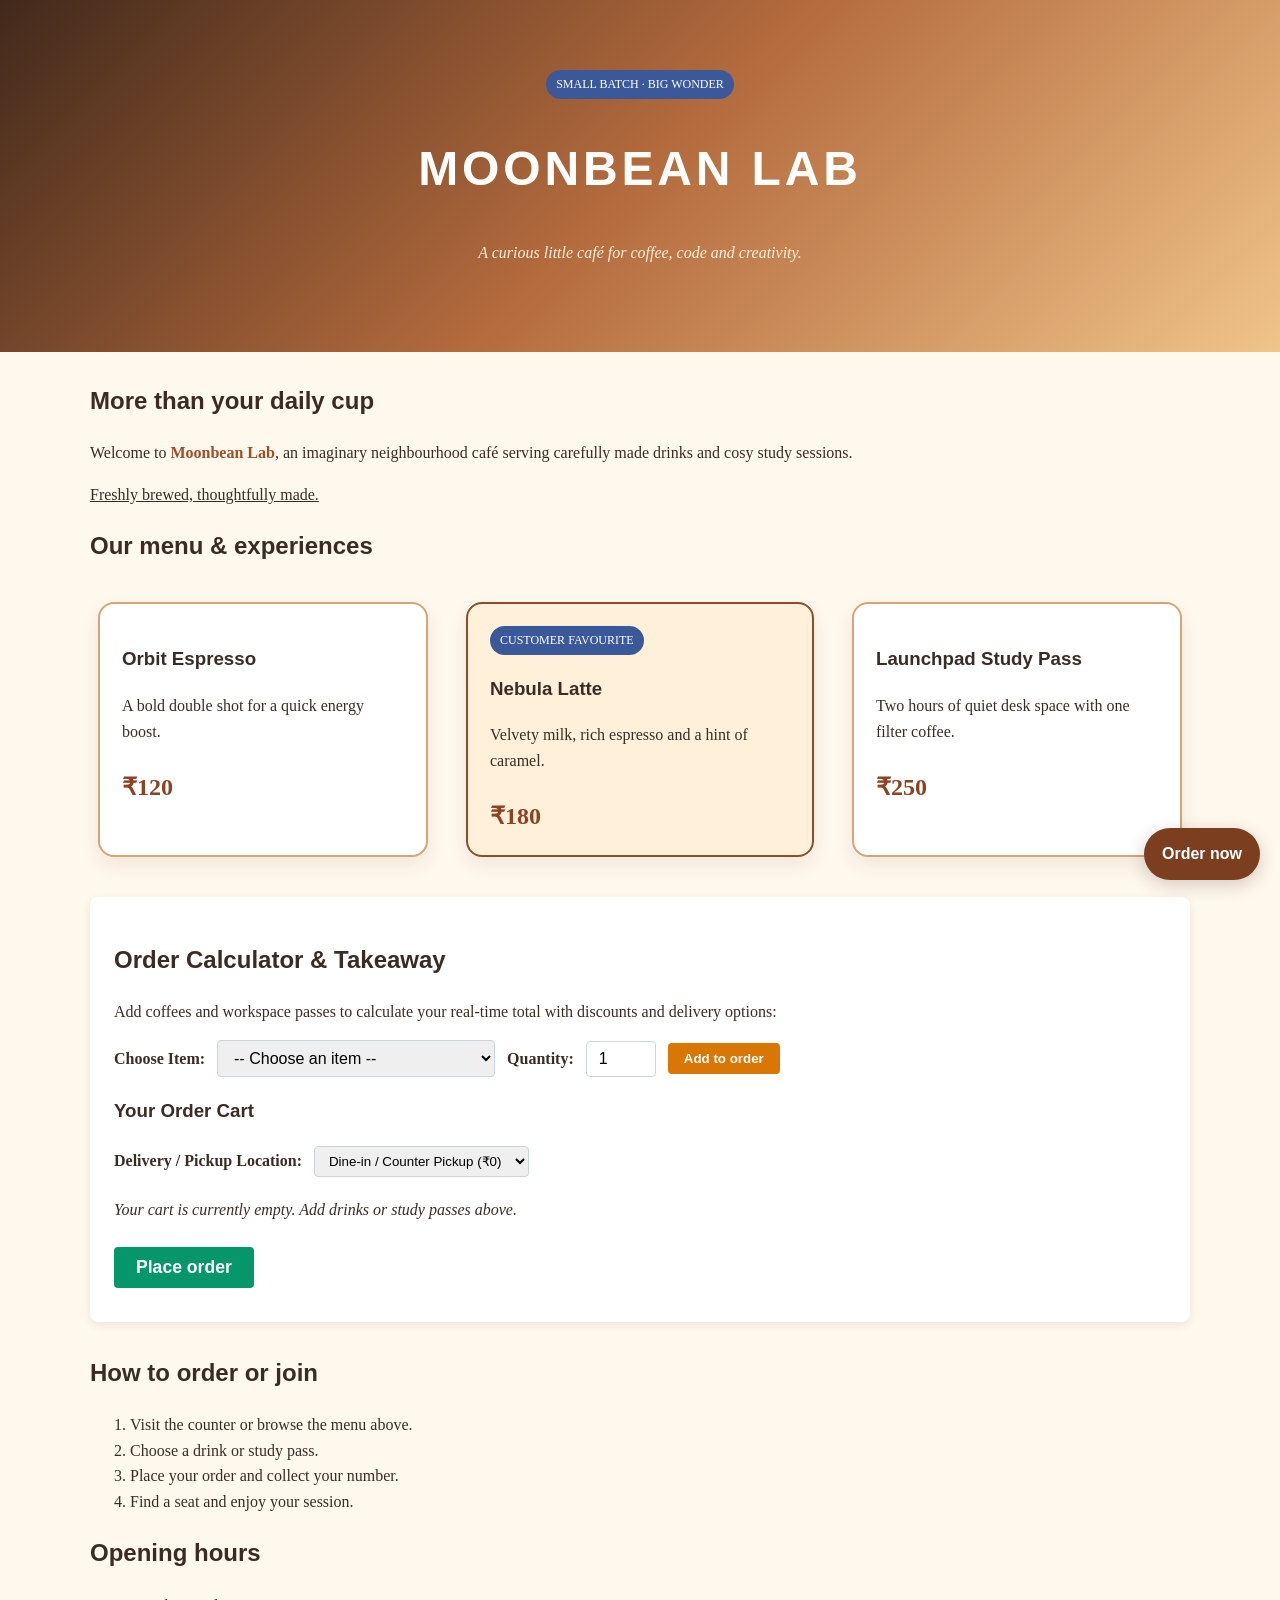
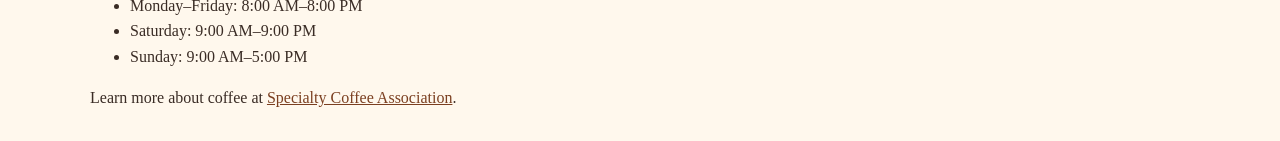
<file: Assignments/WPT/Assignment 2/landing-page/landing.html>
<!DOCTYPE html>
<html lang="en">

<head>
  <meta charset="UTF-8">
  <meta name="viewport" content="width=device-width, initial-scale=1.0">
  <title>Moonbean Lab | A Curious Little Café</title>
  <link rel="stylesheet" href="landing.css">
  <!-- Internal CSS gives this one page a small decorative subtitle treatment. -->
  <style>
    .subtitle {
      font-style: italic;
      color: #fff0d9;
    }
    .order-section {
      background: #ffffff;
      padding: 1.5rem;
      border-radius: 8px;
      box-shadow: 0 3px 10px rgba(0,0,0,0.08);
      margin: 2rem 0;
    }
    .order-controls {
      display: flex;
      gap: 12px;
      flex-wrap: wrap;
      align-items: center;
      margin-bottom: 1rem;
    }
    .order-controls select, .order-controls input {
      padding: 8px 12px;
      border: 1px solid #cbd5e1;
      border-radius: 4px;
      font-size: 1rem;
    }
    .btn-order {
      padding: 8px 16px;
      background: #d97706;
      color: white;
      border: none;
      border-radius: 4px;
      cursor: pointer;
      font-weight: bold;
    }
    .btn-order:hover {
      background: #b45309;
    }
    .btn-checkout {
      padding: 10px 22px;
      background: #059669;
      color: white;
      border: none;
      border-radius: 4px;
      cursor: pointer;
      font-size: 1.1rem;
      font-weight: bold;
    }
    .btn-checkout:hover {
      background: #047857;
    }
    #special-offer-banner {
      display: none;
      background: #fef08a;
      border: 1px solid #facc15;
      color: #854d0e;
      padding: 12px 18px;
      border-radius: 6px;
      margin: 1rem 0;
      font-weight: bold;
    }
  </style>
</head>

<body>
  <header id="banner">
    <span class="pill">Small batch · Big wonder</span>
    <h1>Moonbean Lab</h1>
    <p class="subtitle">A curious little café for coffee, code and creativity.</p>
  </header>

  <!-- 3-Second Timed Special Offer Banner -->
  <aside id="special-offer-banner" role="banner">
    <span>✨ Special Study Perk: Enjoy up to 15% discount on all bulk brew and study passes today!</span>
    <button type="button" onclick="dismissOffer()" style="float: right; background: none; border: none; font-size: 1.1rem; cursor: pointer; color: #854d0e;" aria-label="Close offer">✕</button>
  </aside>

  <main>
    <section>
      <h2>More than your daily cup</h2>
      <p>Welcome to <span class="highlight">Moonbean Lab</span>, an imaginary neighbourhood café serving carefully made
        drinks and cosy study sessions.</p>
      <p style="text-decoration: underline;">Freshly brewed, thoughtfully made.
        <!-- Inline style demonstrates a one-element override. -->
      </p>
    </section>

    <section>
      <h2>Our menu &amp; experiences</h2>
      <div class="cards">
        <article class="card">
          <h3>Orbit Espresso</h3>
          <p>A bold double shot for a quick energy boost.</p>
          <p class="price">₹120</p>
        </article>
        <article class="card featured"><span class="pill">Customer favourite</span>
          <h3>Nebula Latte</h3>
          <p>Velvety milk, rich espresso and a hint of caramel.</p>
          <p class="price">₹180</p>
        </article>
        <article class="card">
          <h3>Launchpad Study Pass</h3>
          <p>Two hours of quiet desk space with one filter coffee.</p>
          <p class="price">₹250</p>
        </article>
      </div>
    </section>

    <!-- Question 3: Interactive Order Calculator Section -->
    <section id="order-calculator-section" class="order-section">
      <h2>Order Calculator &amp; Takeaway</h2>
      <p>Add coffees and workspace passes to calculate your real-time total with discounts and delivery options:</p>

      <div id="order-error" style="color: #dc2626; font-weight: bold; margin-bottom: 0.75rem;"></div>

      <div class="order-controls">
        <label for="item-select" style="font-weight: 600;">Choose Item:</label>
        <select id="item-select">
          <!-- Populated dynamically via loop using createElement and setAttribute("value", ...) -->
        </select>

        <label for="quantity-input" style="font-weight: 600;">Quantity:</label>
        <input type="number" id="quantity-input" value="1" min="1" style="width: 70px;">

        <button type="button" id="add-item-btn" class="btn-order" onclick="addToOrder()">Add to order</button>
      </div>

      <h3>Your Order Cart</h3>
      <ul id="order-list">
        <!-- Rendered with createElement & appendChild; includes Remove button per line -->
      </ul>

      <div style="margin: 1.25rem 0;">
        <label for="delivery-area" style="font-weight: 600;">Delivery / Pickup Location:</label>
        <select id="delivery-area" onchange="updateBill()" style="margin-left: 8px; padding: 6px 10px; border-radius: 4px; border: 1px solid #cbd5e1;">
          <option value="dine-in">Dine-in / Counter Pickup (₹0)</option>
          <option value="campus">Campus Delivery (₹30)</option>
          <option value="city">City Center (₹50)</option>
          <option value="outskirts">Outskirts / Suburbs (₹80)</option>
        </select>
      </div>

      <!-- Live bill summary calculated via reduce, switch, if-else, ? : and template literal -->
      <div id="bill-summary"></div>

      <div style="margin-top: 1.5rem;">
        <button type="button" id="place-order-btn" class="btn-checkout" onclick="placeOrder()">Place order</button>
        <div id="order-status" style="margin-top: 10px; font-weight: 600;"></div>
      </div>
    </section>

    <section>
      <h2>How to order or join</h2>
      <ol>
        <li>Visit the counter or browse the menu above.</li>
        <li>Choose a drink or study pass.</li>
        <li>Place your order and collect your number.</li>
        <li>Find a seat and enjoy your session.</li>
      </ol>
    </section>

    <section>
      <h2>Opening hours</h2>
      <ul>
        <li>Monday–Friday: 8:00 AM–8:00 PM</li>
        <li>Saturday: 9:00 AM–9:00 PM</li>
        <li>Sunday: 9:00 AM–5:00 PM</li>
      </ul>
    </section>

    <p>Learn more about coffee at <a href="https://sca.coffee/" target="_blank" rel="noopener">Specialty Coffee
        Association</a>.</p>
  </main>

  <a class="button" href="#order-calculator-section">Order now</a>

  <script src="js/landing.js"></script>
</body>

</html>
</file>
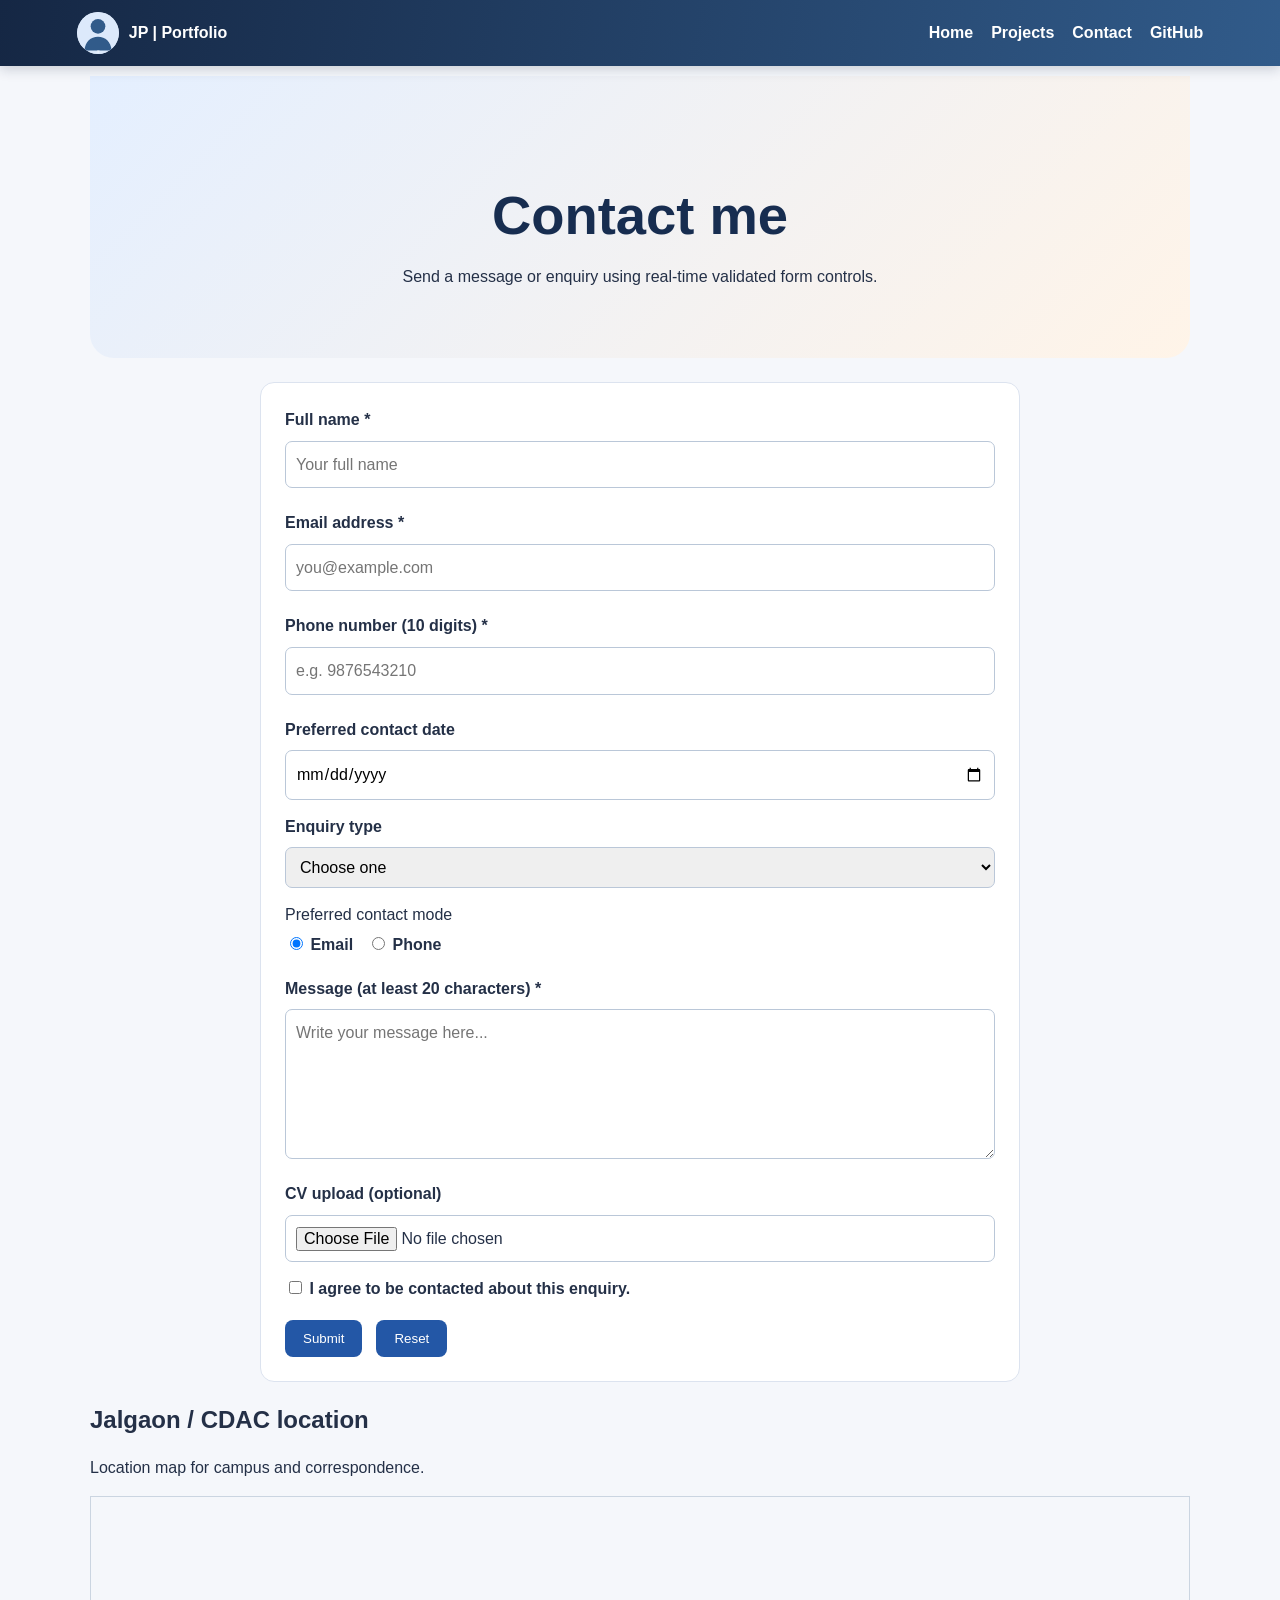
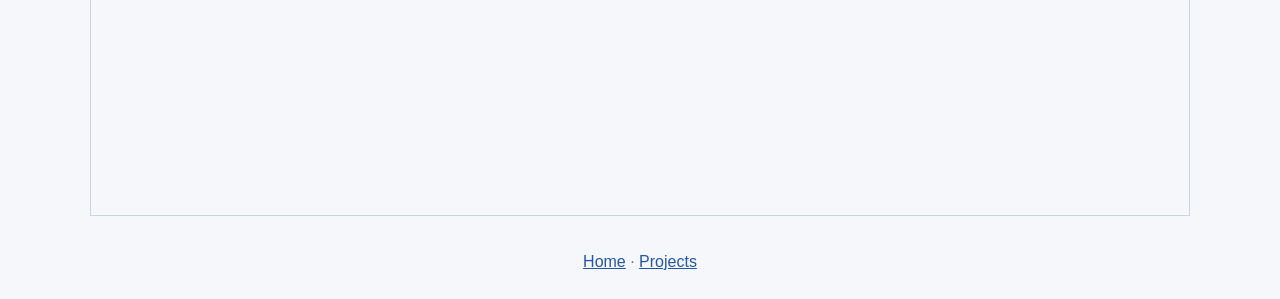
<file: Assignments/WPT/Assignment 2/portfolio/contact.html>
<!DOCTYPE html>
<html lang="en">

<head>
  <meta charset="UTF-8">
  <meta name="viewport" content="width=device-width, initial-scale=1.0">
  <title>Contact | Jyotiraditya Patil</title>
  <link rel="stylesheet" href="style.css">
  <style>
    .error-span {
      color: #dc2626;
      font-size: 0.85rem;
      font-weight: 600;
      display: block;
      margin-top: 0.25rem;
    }
    #thank-you-box {
      display: none;
      padding: 1.25rem;
      background: #ecfdf5;
      border: 1px solid #10b981;
      border-radius: 6px;
      color: #065f46;
      margin-bottom: 1.5rem;
    }
    #thank-you-box h3 {
      margin-top: 0;
      color: #047857;
    }
  </style>
</head>

<body>
  <header id="main-nav">
    <a class="brand" href="index.html"><img class="logo" src="images/profile.svg" alt="JP logo"><span>JP |
        Portfolio</span></a>
    <nav class="nav-links" aria-label="Main navigation">
      <a href="index.html">Home</a><a href="projects.html">Projects</a><a href="contact.html">Contact</a><a
        href="https://github.com/jyotiraditya-patil" target="_blank" rel="noopener">GitHub</a>
    </nav>
  </header>
  <main class="page-wrap">
    <section class="hero">
      <h1>Contact me</h1>
      <p>Send a message or enquiry using real-time validated form controls.</p>
    </section>

    <!-- Success banner -->
    <div id="thank-you-box" role="alert"></div>

    <form id="contact-form" action="#" method="post" onsubmit="return validate()">
      <div class="field">
        <label for="name">Full name *</label>
        <input id="name" name="name" type="text" placeholder="Your full name" onkeyup="validateName()">
        <span class="error-span" id="name-error"></span>
      </div>

      <div class="field">
        <label for="email">Email address *</label>
        <input id="email" name="email" type="email" placeholder="you@example.com" onkeyup="validateEmail()">
        <span class="error-span" id="email-error"></span>
      </div>

      <div class="field">
        <label for="phone">Phone number (10 digits) *</label>
        <input id="phone" name="phone" type="tel" placeholder="e.g. 9876543210" onkeyup="validatePhone()">
        <span class="error-span" id="phone-error"></span>
      </div>

      <div class="field">
        <label for="contact-date">Preferred contact date</label>
        <input id="contact-date" name="contactDate" type="date">
      </div>

      <div class="field">
        <label for="enquiry">Enquiry type</label>
        <select id="enquiry" name="enquiry">
          <option value="">Choose one</option>
          <option value="project">Project</option>
          <option value="learning">Learning</option>
          <option value="other">Other</option>
        </select>
      </div>

      <div class="field">
        <span>Preferred contact mode</span>
        <div class="inline-options">
          <label><input type="radio" id="mode-email" name="contactMode" value="email" checked> Email</label>
          <label><input type="radio" id="mode-phone" name="contactMode" value="phone"> Phone</label>
        </div>
      </div>

      <div class="field">
        <label for="message">Message (at least 20 characters) *</label>
        <textarea id="message" name="message" rows="5" placeholder="Write your message here..." onkeyup="validateMessage()"></textarea>
        <span class="error-span" id="message-error"></span>
      </div>

      <div class="field">
        <label for="cv">CV upload (optional)</label>
        <input id="cv" name="cv" type="file" accept=".pdf,.doc,.docx">
      </div>

      <div class="field">
        <label><input id="consent" name="consent" type="checkbox"> I agree to be contacted about this enquiry.</label>
      </div>

      <div class="inline-options">
        <button type="submit">Submit</button>
        <button type="reset">Reset</button>
      </div>
    </form>

    <h2>Jalgaon / CDAC location</h2>
    <p>Location map for campus and correspondence.</p>
    <iframe title="Map of Jalgaon"
      src="https://www.openstreetmap.org/export/embed.html?bbox=75.52%2C20.98%2C75.60%2C21.03&amp;layer=mapnik"
      width="100%" height="320" style="border:1px solid #cbd5e1" loading="lazy"></iframe>
  </main>

  <footer>
    <a href="index.html">Home</a> · <a href="projects.html">Projects</a>
  </footer>

  <script src="js/contact.js"></script>
</body>

</html>
</file>
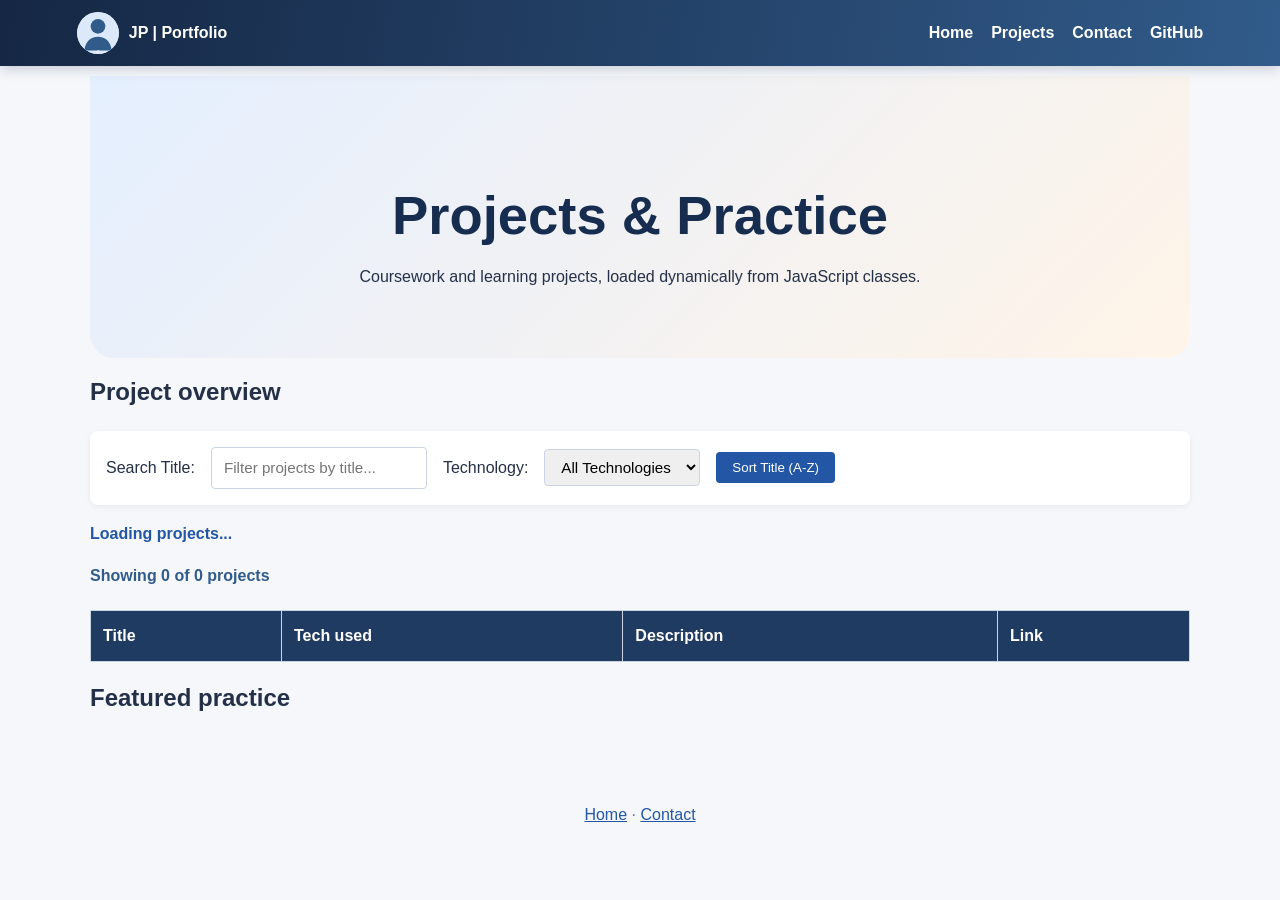
<file: Assignments/WPT/Assignment 2/portfolio/projects.html>
<!DOCTYPE html>
<html lang="en">

<head>
  <meta charset="UTF-8">
  <meta name="viewport" content="width=device-width, initial-scale=1.0">
  <title>Projects | Jyotiraditya Patil</title>
  <link rel="stylesheet" href="style.css">
  <style>
    .filter-controls {
      display: flex;
      gap: 1rem;
      align-items: center;
      flex-wrap: wrap;
      margin: 1.5rem 0 1rem;
      padding: 1rem;
      background: #ffffff;
      border-radius: 8px;
      box-shadow: 0 2px 6px rgba(0,0,0,0.06);
    }
    .filter-controls input, .filter-controls select {
      padding: 0.5rem 0.75rem;
      border: 1px solid #cbd5e1;
      border-radius: 4px;
      font-size: 0.95rem;
    }
    .filter-controls button {
      padding: 0.5rem 1rem;
      background: #2357a6;
      color: white;
      border: none;
      border-radius: 4px;
      cursor: pointer;
    }
    .filter-controls button:hover {
      background: #173b75;
    }
    #project-counter {
      font-weight: 600;
      color: #315b8a;
      margin: 0.5rem 0;
    }
    #loading-status {
      font-weight: bold;
      color: #2357a6;
      margin: 1rem 0;
    }
    #stats-summary {
      font-size: 0.9rem;
      color: #64748b;
      margin-bottom: 1rem;
    }
  </style>
</head>

<body>
  <header id="main-nav">
    <a class="brand" href="index.html"><img class="logo" src="images/profile.svg" alt="JP logo"><span>JP |
        Portfolio</span></a>
    <nav class="nav-links" aria-label="Main navigation">
      <a href="index.html">Home</a><a href="projects.html">Projects</a><a href="contact.html">Contact</a><a
        href="https://github.com/jyotiraditya-patil" target="_blank" rel="noopener">GitHub</a>
    </nav>
  </header>
  <main class="page-wrap">
    <section class="hero">
      <h1>Projects &amp; Practice</h1>
      <p>Coursework and learning projects, loaded dynamically from JavaScript classes.</p>
    </section>

    <h2>Project overview</h2>

    <!-- Search and filter controls -->
    <div class="filter-controls">
      <label for="search-input">Search Title:</label>
      <input type="text" id="search-input" placeholder="Filter projects by title..." onkeyup="filterProjects()">

      <label for="tech-filter">Technology:</label>
      <select id="tech-filter" onchange="filterProjects()">
        <option value="all">All Technologies</option>
      </select>

      <button type="button" id="sort-btn" onclick="toggleSortByTitle()">Sort Title (A-Z)</button>
    </div>

    <!-- Live status and counter displays -->
    <p id="loading-status">Loading projects...</p>
    <p id="project-counter">Showing 0 of 0 projects</p>
    <p id="stats-summary"></p>

    <!-- Dynamic project table -->
    <table id="project-table">
      <thead>
        <tr>
          <th>Title</th>
          <th>Tech used</th>
          <th>Description</th>
          <th>Link</th>
        </tr>
      </thead>
      <tbody>
        <!-- Filled dynamically by JavaScript createElement -->
      </tbody>
    </table>

    <h2>Featured practice</h2>
    <div id="featured-cards-container" class="project-cards">
      <!-- Built dynamically using FeaturedProject instances with badges -->
    </div>
  </main>

  <footer>
    <a href="index.html">Home</a> · <a href="contact.html">Contact</a>
  </footer>

  <script src="js/projects.js"></script>
</body>

</html>
</file>
<file: Assignments/WPT/Assignment 1/portfolio/style.css>
/* Selector precedence (strongest to weakest, for normal rules): ID, class/attribute/pseudo-class, element/pseudo-element, universal. Inline styles usually beat these when importance is equal. */
* {
    box-sizing: border-box;
}

html {
    scroll-behavior: smooth;
}

body {
    margin: 0;
    padding-top: 76px;
    font-family: Arial, Helvetica, sans-serif;
    line-height: 1.6;
    color: #243047;
    background: #f5f7fb;
}

h1,
h2,
h3 {
    line-height: 1.2;
}

a {
    color: #2357a6;
}

a:hover {
    color: #d35d38;
    transition: color .25s ease;
}

#main-nav {
    position: fixed;
    top: 0;
    left: 0;
    right: 0;
    z-index: 10;
    display: flex;
    align-items: center;
    justify-content: space-between;
    gap: 1rem;
    padding: 12px 6%;
    color: white;
    background: linear-gradient(100deg, #152744, #315b8a);
    box-shadow: 0 3px 12px #14243b33;
}

.brand {
    display: flex;
    align-items: center;
    gap: 10px;
    color: white;
    text-decoration: none;
    font-weight: bold;
}

.logo {
    width: 42px;
    height: 42px;
    border-radius: 50%;
    object-fit: cover;
    background: #d9e6f7;
}

.nav-links {
    display: flex;
    flex-wrap: wrap;
    gap: 18px;
    justify-content: center;
}

.nav-links a {
    color: white;
    text-decoration: none;
    font-weight: bold;
}

.nav-links a:hover {
    color: #ffcf8b;
}

main,
.page-wrap {
    width: min(1100px, 90%);
    margin: 0 auto;
}

.hero {
    padding: 62px 20px 52px;
    text-align: center;
    background: linear-gradient(135deg, #e4efff, #fff4e8);
    border-radius: 0 0 24px 24px;
}

.hero h1 {
    margin-bottom: 8px;
    font-size: clamp(2rem, 5vw, 3.4rem);
    color: #172d50;
}

.tagline {
    color: #c15d36;
    font-weight: bold;
}

.button,
button {
    display: inline-block;
    border: 0;
    border-radius: 8px;
    padding: 11px 18px;
    background: #2357a6;
    color: white;
    text-decoration: none;
    cursor: pointer;
    transition: background .25s ease, transform .25s ease;
}

.button:hover,
button:hover {
    background: #d35d38;
    transform: translateY(-2px);
}

.middle-row {
    display: flex;
    gap: 22px;
    align-items: stretch;
    margin: 28px 0;
}

.subscribe,
.about-box,
.card,
.project-card {
    background: white;
    border: 1px solid #dce3ef;
    border-radius: 14px;
    padding: 22px;
    margin: 0;
    box-shadow: 0 6px 20px #2036570d;
}

.subscribe {
    flex: 1;
}

.about-box {
    flex: 2;
}

input,
select,
textarea {
    max-width: 100%;
    padding: 10px;
    border: 1px solid #bac7d8;
    border-radius: 7px;
    font: inherit;
}

.subscribe input {
    width: 100%;
    margin: 8px 0 12px;
}

.card-row,
.project-cards {
    display: flex;
    gap: 20px;
    justify-content: center;
    margin: 24px 0 40px;
}

.card {
    position: relative;
    flex: 1;
    width: 30%;
}

.card.featured {
    flex: 1.4;
}

.card-icon {
    font-size: 2rem;
}

.card-badge {
    position: absolute;
    top: 12px;
    right: 12px;
    padding: 3px 8px;
    border-radius: 20px;
    background: #ffe0b5;
    color: #6e3913;
    font-size: .75rem;
}

.profile-photo {
    width: 150px;
    height: 150px;
    border-radius: 50%;
    object-fit: cover;
    border: 4px solid white;
    box-shadow: 0 4px 14px #20365722;
}

table {
    width: 100%;
    border-collapse: collapse;
    margin: 22px 0;
    background: white;
}

th,
td {
    border: 1px solid #cbd5e1;
    padding: 12px;
    text-align: left;
}

th {
    background: #203b62;
    color: white;
}

form {
    display: grid;
    gap: 14px;
    max-width: 760px;
    margin: 24px auto;
    padding: 24px;
    background: white;
    border-radius: 14px;
    border: 1px solid #dce3ef;
}

form label {
    display: block;
    font-weight: bold;
    margin-bottom: 4px;
}

.field {
    display: grid;
    gap: 4px;
}

.inline-options {
    display: flex;
    flex-wrap: wrap;
    gap: 14px;
}

footer {
    padding: 25px;
    text-align: center;
    color: #64748b;
}

@media (max-width: 700px) {
    #main-nav {
        align-items: flex-start;
        flex-direction: column;
    }

    body {
        padding-top: 125px;
    }

    .middle-row,
    .card-row,
    .project-cards {
        flex-direction: column;
    }

    .card {
        width: 100%;
    }
}
</file>
<file: Assignments/WPT/Assignment 2/portfolio/style.css>
/* Selector precedence (strongest to weakest, for normal rules): ID, class/attribute/pseudo-class, element/pseudo-element, universal. Inline styles usually beat these when importance is equal. */
* {
    box-sizing: border-box;
}

html {
    scroll-behavior: smooth;
}

body {
    margin: 0;
    padding-top: 76px;
    font-family: Arial, Helvetica, sans-serif;
    line-height: 1.6;
    color: #243047;
    background: #f5f7fb;
}

h1,
h2,
h3 {
    line-height: 1.2;
}

a {
    color: #2357a6;
}

a:hover {
    color: #d35d38;
    transition: color .25s ease;
}

#main-nav {
    position: fixed;
    top: 0;
    left: 0;
    right: 0;
    z-index: 10;
    display: flex;
    align-items: center;
    justify-content: space-between;
    gap: 1rem;
    padding: 12px 6%;
    color: white;
    background: linear-gradient(100deg, #152744, #315b8a);
    box-shadow: 0 3px 12px #14243b33;
}

.brand {
    display: flex;
    align-items: center;
    gap: 10px;
    color: white;
    text-decoration: none;
    font-weight: bold;
}

.logo {
    width: 42px;
    height: 42px;
    border-radius: 50%;
    object-fit: cover;
    background: #d9e6f7;
}

.nav-links {
    display: flex;
    flex-wrap: wrap;
    gap: 18px;
    justify-content: center;
}

.nav-links a {
    color: white;
    text-decoration: none;
    font-weight: bold;
}

.nav-links a:hover {
    color: #ffcf8b;
}

main,
.page-wrap {
    width: min(1100px, 90%);
    margin: 0 auto;
}

.hero {
    padding: 62px 20px 52px;
    text-align: center;
    background: linear-gradient(135deg, #e4efff, #fff4e8);
    border-radius: 0 0 24px 24px;
}

.hero h1 {
    margin-bottom: 8px;
    font-size: clamp(2rem, 5vw, 3.4rem);
    color: #172d50;
}

.tagline {
    color: #c15d36;
    font-weight: bold;
}

.button,
button {
    display: inline-block;
    border: 0;
    border-radius: 8px;
    padding: 11px 18px;
    background: #2357a6;
    color: white;
    text-decoration: none;
    cursor: pointer;
    transition: background .25s ease, transform .25s ease;
}

.button:hover,
button:hover {
    background: #d35d38;
    transform: translateY(-2px);
}

.middle-row {
    display: flex;
    gap: 22px;
    align-items: stretch;
    margin: 28px 0;
}

.subscribe,
.about-box,
.card,
.project-card {
    background: white;
    border: 1px solid #dce3ef;
    border-radius: 14px;
    padding: 22px;
    margin: 0;
    box-shadow: 0 6px 20px #2036570d;
}

.subscribe {
    flex: 1;
}

.about-box {
    flex: 2;
}

input,
select,
textarea {
    max-width: 100%;
    padding: 10px;
    border: 1px solid #bac7d8;
    border-radius: 7px;
    font: inherit;
}

.subscribe input {
    width: 100%;
    margin: 8px 0 12px;
}

.card-row,
.project-cards {
    display: flex;
    gap: 20px;
    justify-content: center;
    margin: 24px 0 40px;
}

.card {
    position: relative;
    flex: 1;
    width: 30%;
}

.card.featured {
    flex: 1.4;
}

.card-icon {
    font-size: 2rem;
}

.card-badge {
    position: absolute;
    top: 12px;
    right: 12px;
    padding: 3px 8px;
    border-radius: 20px;
    background: #ffe0b5;
    color: #6e3913;
    font-size: .75rem;
}

.profile-photo {
    width: 150px;
    height: 150px;
    border-radius: 50%;
    object-fit: cover;
    border: 4px solid white;
    box-shadow: 0 4px 14px #20365722;
}

table {
    width: 100%;
    border-collapse: collapse;
    margin: 22px 0;
    background: white;
}

th,
td {
    border: 1px solid #cbd5e1;
    padding: 12px;
    text-align: left;
}

th {
    background: #203b62;
    color: white;
}

form {
    display: grid;
    gap: 14px;
    max-width: 760px;
    margin: 24px auto;
    padding: 24px;
    background: white;
    border-radius: 14px;
    border: 1px solid #dce3ef;
}

form label {
    display: block;
    font-weight: bold;
    margin-bottom: 4px;
}

.field {
    display: grid;
    gap: 4px;
}

.inline-options {
    display: flex;
    flex-wrap: wrap;
    gap: 14px;
}

footer {
    padding: 25px;
    text-align: center;
    color: #64748b;
}

@media (max-width: 700px) {
    #main-nav {
        align-items: flex-start;
        flex-direction: column;
    }

    body {
        padding-top: 125px;
    }

    .middle-row,
    .card-row,
    .project-cards {
        flex-direction: column;
    }

    .card {
        width: 100%;
    }
}
</file>
<file: Assignments/WPT/Assignment 1/hr-portal/style.css>
* {
    box-sizing: border-box;
}

body {
    margin: 0;
    font-family: Arial, sans-serif;
    color: #243047;
    background: #f3f6fb;
    line-height: 1.5;
    padding-top: 76px;
}

nav {
    position: fixed;
    top: 0;
    left: 0;
    right: 0;
    display: flex;
    gap: 24px;
    justify-content: center;
    padding: 22px;
    background: #152744;
    z-index: 5;
}

nav a {
    color: white;
    text-decoration: none;
    font-weight: bold;
}

nav a:hover {
    color: #ffc978;
    transition: color .2s ease;
}

main {
    width: min(1000px, 92%);
    margin: 35px auto;
}

h1 {
    color: #203b62;
}

.panel {
    background: white;
    padding: 28px;
    border-radius: 14px;
    box-shadow: 0 8px 26px #182c4815;
}

table {
    width: 100%;
    border-collapse: collapse;
    background: white;
}

th,
td {
    border: 1px solid #cbd5e1;
    padding: 11px;
    text-align: left;
}

th {
    background: #203b62;
    color: white;
}

form {
    display: grid;
    gap: 13px;
}

label {
    display: block;
    font-weight: bold;
}

input,
select,
textarea {
    width: 100%;
    padding: 10px;
    border: 1px solid #bdc9d9;
    border-radius: 6px;
    font: inherit;
}

input[type=radio],
input[type=checkbox] {
    width: auto;
}

button {
    padding: 11px 18px;
    border: 0;
    border-radius: 7px;
    color: white;
    background: #2357a6;
    cursor: pointer;
}

button:hover {
    background: #d35d38;
    transition: background .25s;
}

#login-button {
    width: 100%;
}

.login-page {
    min-height: 100vh;
    display: grid;
    place-items: center;
    padding: 24px;
    background: linear-gradient(135deg, #172d50, #6b91c6, #f4c99c);
}

.login-card {
    width: 340px;
    min-height: 360px;
    margin: auto;
    padding: 35px 28px;
    border-radius: 18px;
    background: white;
    text-align: center;
    box-shadow: 0 15px 40px #11182744;
}

.login-input {
    margin: 14px 0;
    border: 0;
    border-bottom: 1px solid #8da0b8;
    border-radius: 0;
    outline: none;
    padding: 13px 5px;
}

.signup {
    text-decoration: none;
}

.field {
    display: grid;
    gap: 5px;
}

.options {
    display: flex;
    flex-wrap: wrap;
    gap: 12px;
}
</file>
<file: Assignments/WPT/Assignment 1/landing-page/landing.css>
/* Normal selector precedence: ID > class/attribute/pseudo-class > element > universal; inline styles generally override normal stylesheet declarations. */
* {
    box-sizing: border-box;
}

body {
    margin: 0;
    font-family: Georgia, 'Times New Roman', serif;
    color: #3a2c25;
    background: #fff8ed;
    line-height: 1.6;
}

h1,
h2,
h3 {
    font-family: Arial, sans-serif;
}

#banner {
    min-height: 280px;
    padding: 70px 20px;
    text-align: center;
    color: white;
    background: linear-gradient(135deg, #42291b, #b46b3d, #f0c48b);
}

#banner h1 {
    font-size: 3rem;
    text-transform: uppercase;
    letter-spacing: .08em;
}

main {
    width: min(1100px, 92%);
    margin: 30px auto;
}

.highlight {
    color: #a04e26;
    font-weight: bold;
}

.cards {
    display: flex;
    gap: 22px;
    justify-content: center;
    align-items: stretch;
    margin: 28px 0;
}

.card {
    width: 30%;
    height: 255px;
    background-color: #fff;
    color: #3a2c25;
    border-width: 2px;
    border-style: solid;
    border-color: #d5a477;
    border-radius: 16px;
    padding: 22px;
    margin: 8px;
    box-sizing: border-box;
    box-shadow: 0 8px 20px #56351a15;
    transition: background-color .25s ease, transform .25s ease;
}

.card.featured {
    flex: 1.5;
    border-color: #8d4d2b;
    background-color: #fff0d9;
}

.card:hover {
    background-color: #f8dfbd;
    transform: translateY(-4px);
}

.price {
    font-size: 1.5rem;
    font-weight: bold;
    color: #8c4325;
}

.pill {
    display: inline-block;
    background: #3b5998;
    color: white;
    padding: 5px 10px;
    border-radius: 20px;
    text-transform: uppercase;
    font-size: .75rem;
}

.button {
    position: fixed;
    bottom: 20px;
    right: 20px;
    padding: 13px 18px;
    border-radius: 30px;
    color: white;
    background: #7b3f20;
    text-decoration: none;
    font-family: Arial, sans-serif;
    font-weight: bold;
    box-shadow: 0 5px 18px #30180d33;
    transition: background-color .25s ease;
}

.button:hover {
    background: rgb(173, 83, 37);
}

a {
    color: #7b3f20;
}

a:hover {
    text-decoration: none;
}

@media (max-width: 700px) {
    .cards {
        flex-direction: column;
    }

    .card {
        width: auto;
        height: auto;
        min-height: 210px;
    }

    #banner h1 {
        font-size: 2rem;
    }
}
</file>
<file: Assignments/WPT/Assignment 2/hr-portal/style.css>
* {
    box-sizing: border-box;
}

body {
    margin: 0;
    font-family: Arial, sans-serif;
    color: #243047;
    background: #f3f6fb;
    line-height: 1.5;
    padding-top: 76px;
}

nav {
    position: fixed;
    top: 0;
    left: 0;
    right: 0;
    display: flex;
    gap: 24px;
    justify-content: center;
    padding: 22px;
    background: #152744;
    z-index: 5;
}

nav a {
    color: white;
    text-decoration: none;
    font-weight: bold;
}

nav a:hover {
    color: #ffc978;
    transition: color .2s ease;
}

main {
    width: min(1000px, 92%);
    margin: 35px auto;
}

h1 {
    color: #203b62;
}

.panel {
    background: white;
    padding: 28px;
    border-radius: 14px;
    box-shadow: 0 8px 26px #182c4815;
}

table {
    width: 100%;
    border-collapse: collapse;
    background: white;
}

th,
td {
    border: 1px solid #cbd5e1;
    padding: 11px;
    text-align: left;
}

th {
    background: #203b62;
    color: white;
}

form {
    display: grid;
    gap: 13px;
}

label {
    display: block;
    font-weight: bold;
}

input,
select,
textarea {
    width: 100%;
    padding: 10px;
    border: 1px solid #bdc9d9;
    border-radius: 6px;
    font: inherit;
}

input[type=radio],
input[type=checkbox] {
    width: auto;
}

button {
    padding: 11px 18px;
    border: 0;
    border-radius: 7px;
    color: white;
    background: #2357a6;
    cursor: pointer;
}

button:hover {
    background: #d35d38;
    transition: background .25s;
}

#login-button {
    width: 100%;
}

.login-page {
    min-height: 100vh;
    display: grid;
    place-items: center;
    padding: 24px;
    background: linear-gradient(135deg, #172d50, #6b91c6, #f4c99c);
}

.login-card {
    width: 340px;
    min-height: 360px;
    margin: auto;
    padding: 35px 28px;
    border-radius: 18px;
    background: white;
    text-align: center;
    box-shadow: 0 15px 40px #11182744;
}

.login-input {
    margin: 14px 0;
    border: 0;
    border-bottom: 1px solid #8da0b8;
    border-radius: 0;
    outline: none;
    padding: 13px 5px;
}

.signup {
    text-decoration: none;
}

.field {
    display: grid;
    gap: 5px;
}

.options {
    display: flex;
    flex-wrap: wrap;
    gap: 12px;
}
</file>
<file: Assignments/WPT/Assignment 2/landing-page/landing.css>
/* Normal selector precedence: ID > class/attribute/pseudo-class > element > universal; inline styles generally override normal stylesheet declarations. */
* {
    box-sizing: border-box;
}

body {
    margin: 0;
    font-family: Georgia, 'Times New Roman', serif;
    color: #3a2c25;
    background: #fff8ed;
    line-height: 1.6;
}

h1,
h2,
h3 {
    font-family: Arial, sans-serif;
}

#banner {
    min-height: 280px;
    padding: 70px 20px;
    text-align: center;
    color: white;
    background: linear-gradient(135deg, #42291b, #b46b3d, #f0c48b);
}

#banner h1 {
    font-size: 3rem;
    text-transform: uppercase;
    letter-spacing: .08em;
}

main {
    width: min(1100px, 92%);
    margin: 30px auto;
}

.highlight {
    color: #a04e26;
    font-weight: bold;
}

.cards {
    display: flex;
    gap: 22px;
    justify-content: center;
    align-items: stretch;
    margin: 28px 0;
}

.card {
    width: 30%;
    height: 255px;
    background-color: #fff;
    color: #3a2c25;
    border-width: 2px;
    border-style: solid;
    border-color: #d5a477;
    border-radius: 16px;
    padding: 22px;
    margin: 8px;
    box-sizing: border-box;
    box-shadow: 0 8px 20px #56351a15;
    transition: background-color .25s ease, transform .25s ease;
}

.card.featured {
    flex: 1.5;
    border-color: #8d4d2b;
    background-color: #fff0d9;
}

.card:hover {
    background-color: #f8dfbd;
    transform: translateY(-4px);
}

.price {
    font-size: 1.5rem;
    font-weight: bold;
    color: #8c4325;
}

.pill {
    display: inline-block;
    background: #3b5998;
    color: white;
    padding: 5px 10px;
    border-radius: 20px;
    text-transform: uppercase;
    font-size: .75rem;
}

.button {
    position: fixed;
    bottom: 20px;
    right: 20px;
    padding: 13px 18px;
    border-radius: 30px;
    color: white;
    background: #7b3f20;
    text-decoration: none;
    font-family: Arial, sans-serif;
    font-weight: bold;
    box-shadow: 0 5px 18px #30180d33;
    transition: background-color .25s ease;
}

.button:hover {
    background: rgb(173, 83, 37);
}

a {
    color: #7b3f20;
}

a:hover {
    text-decoration: none;
}

@media (max-width: 700px) {
    .cards {
        flex-direction: column;
    }

    .card {
        width: auto;
        height: auto;
        min-height: 210px;
    }

    #banner h1 {
        font-size: 2rem;
    }
}
</file>
